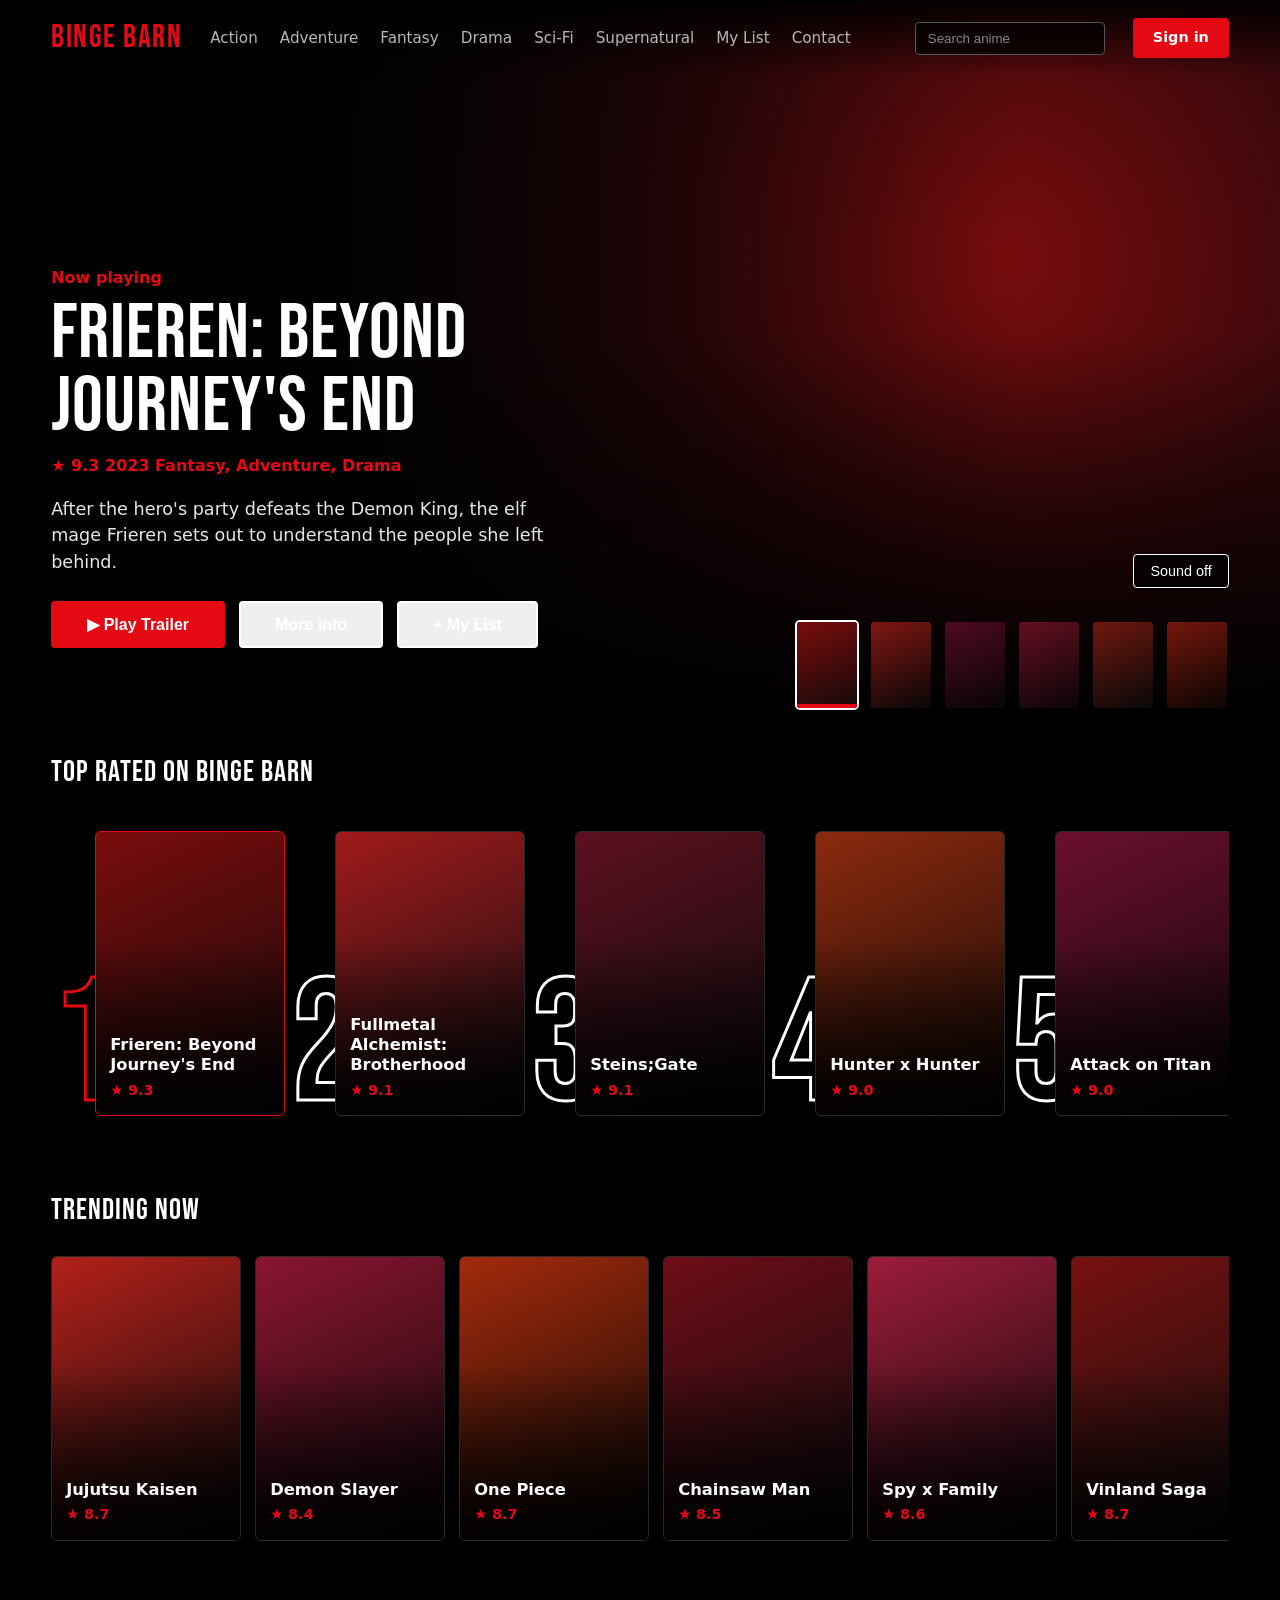
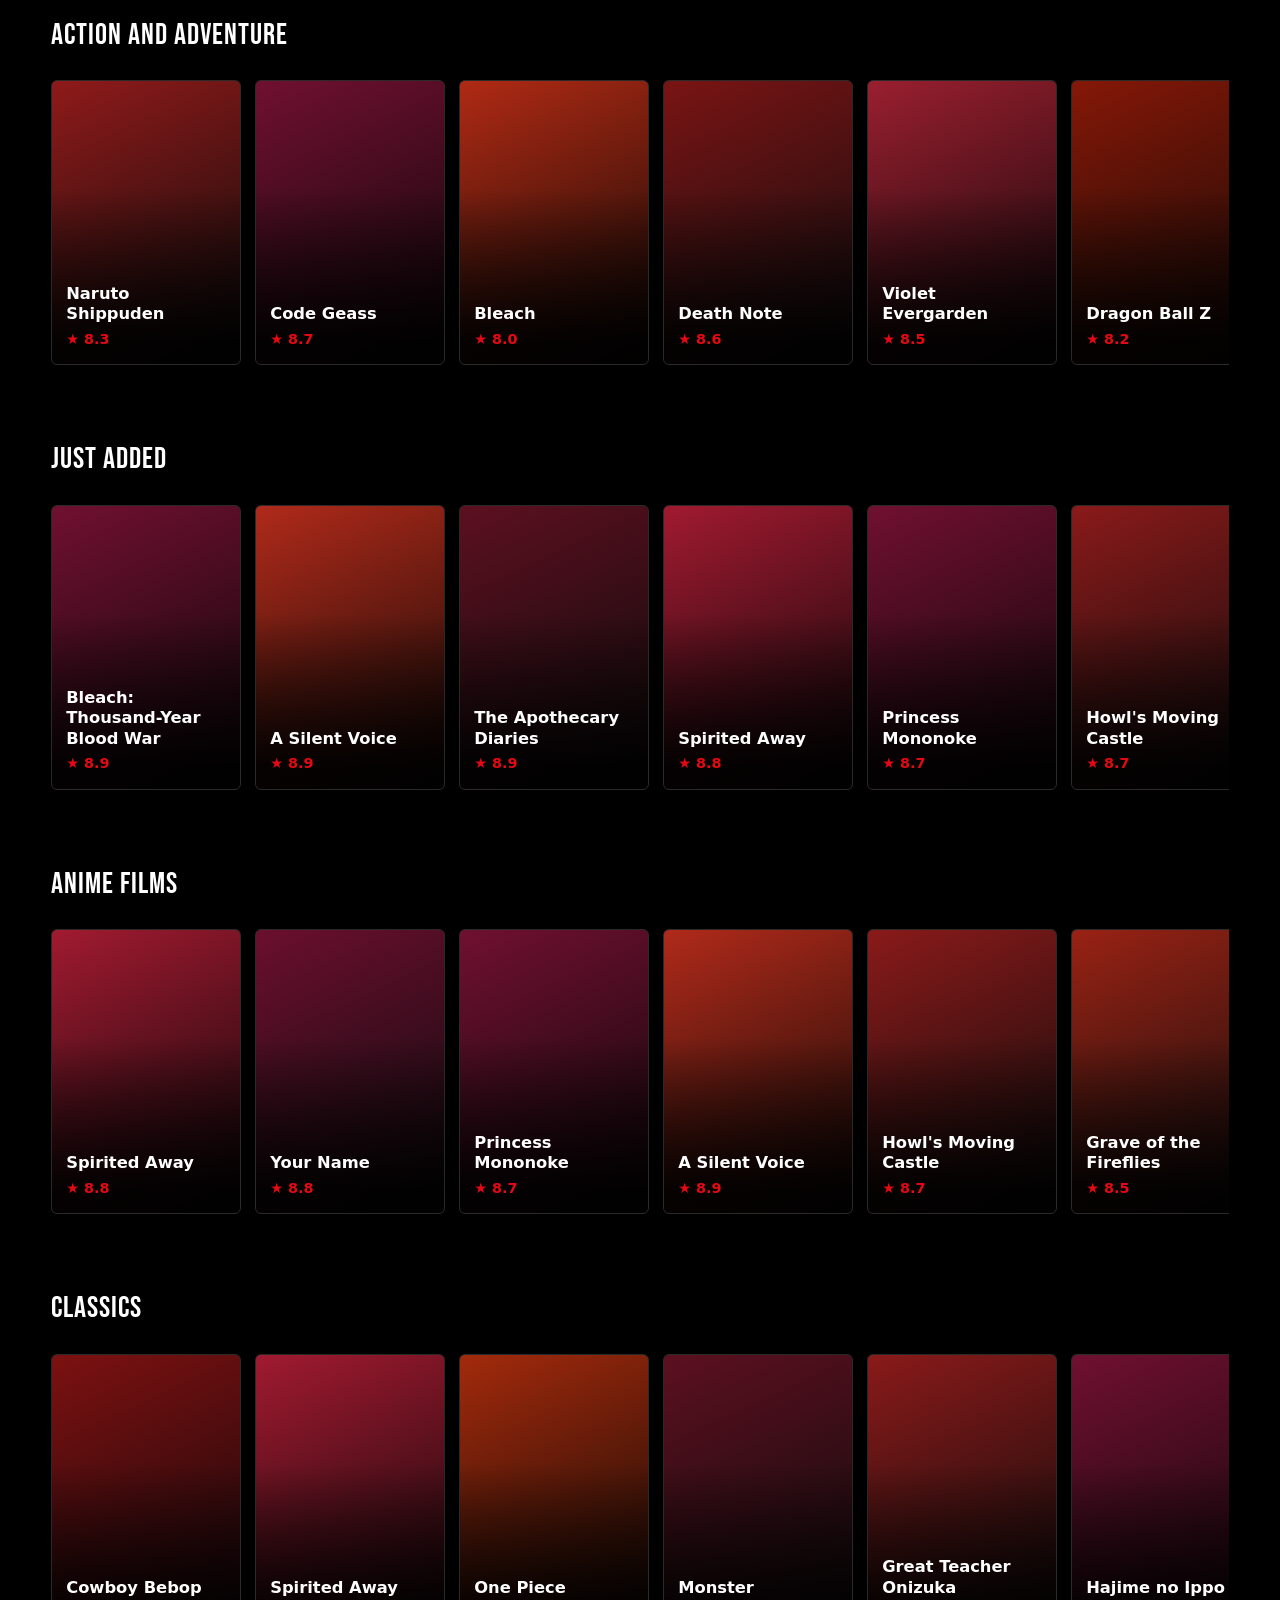
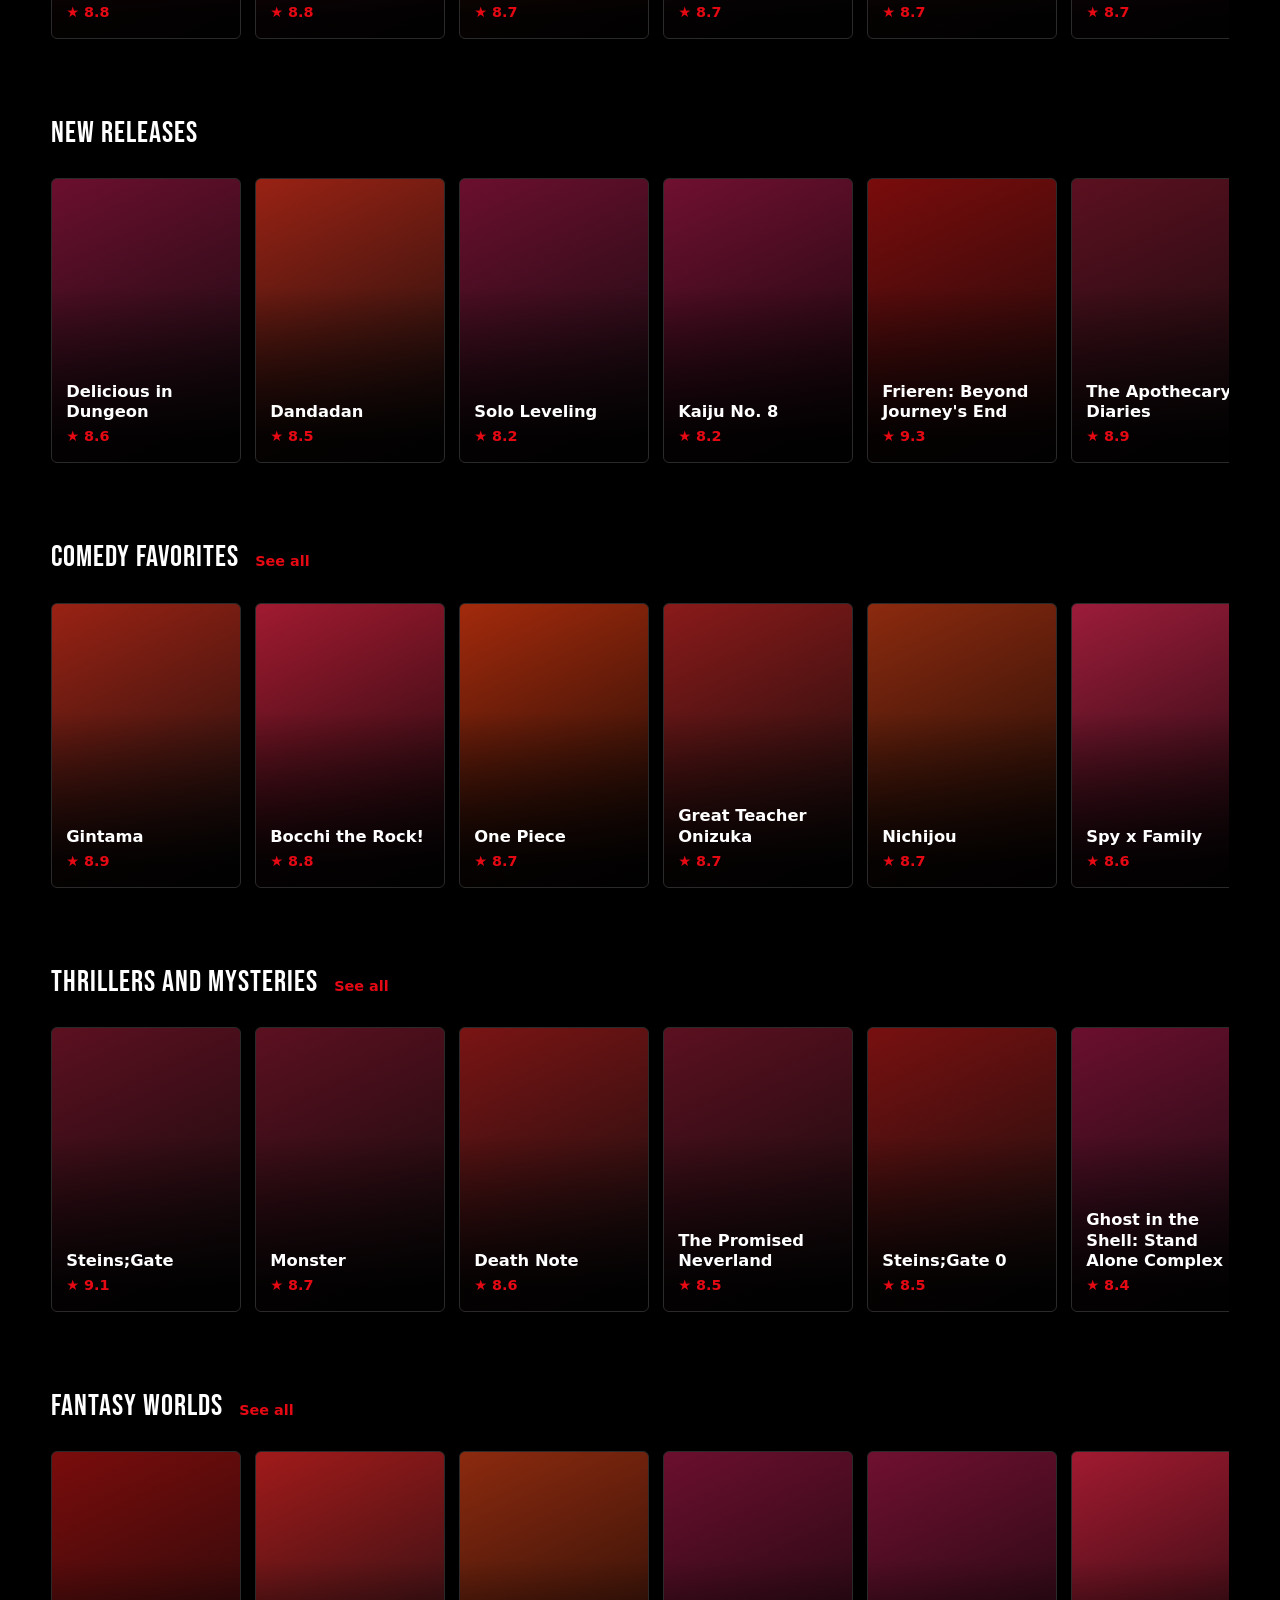
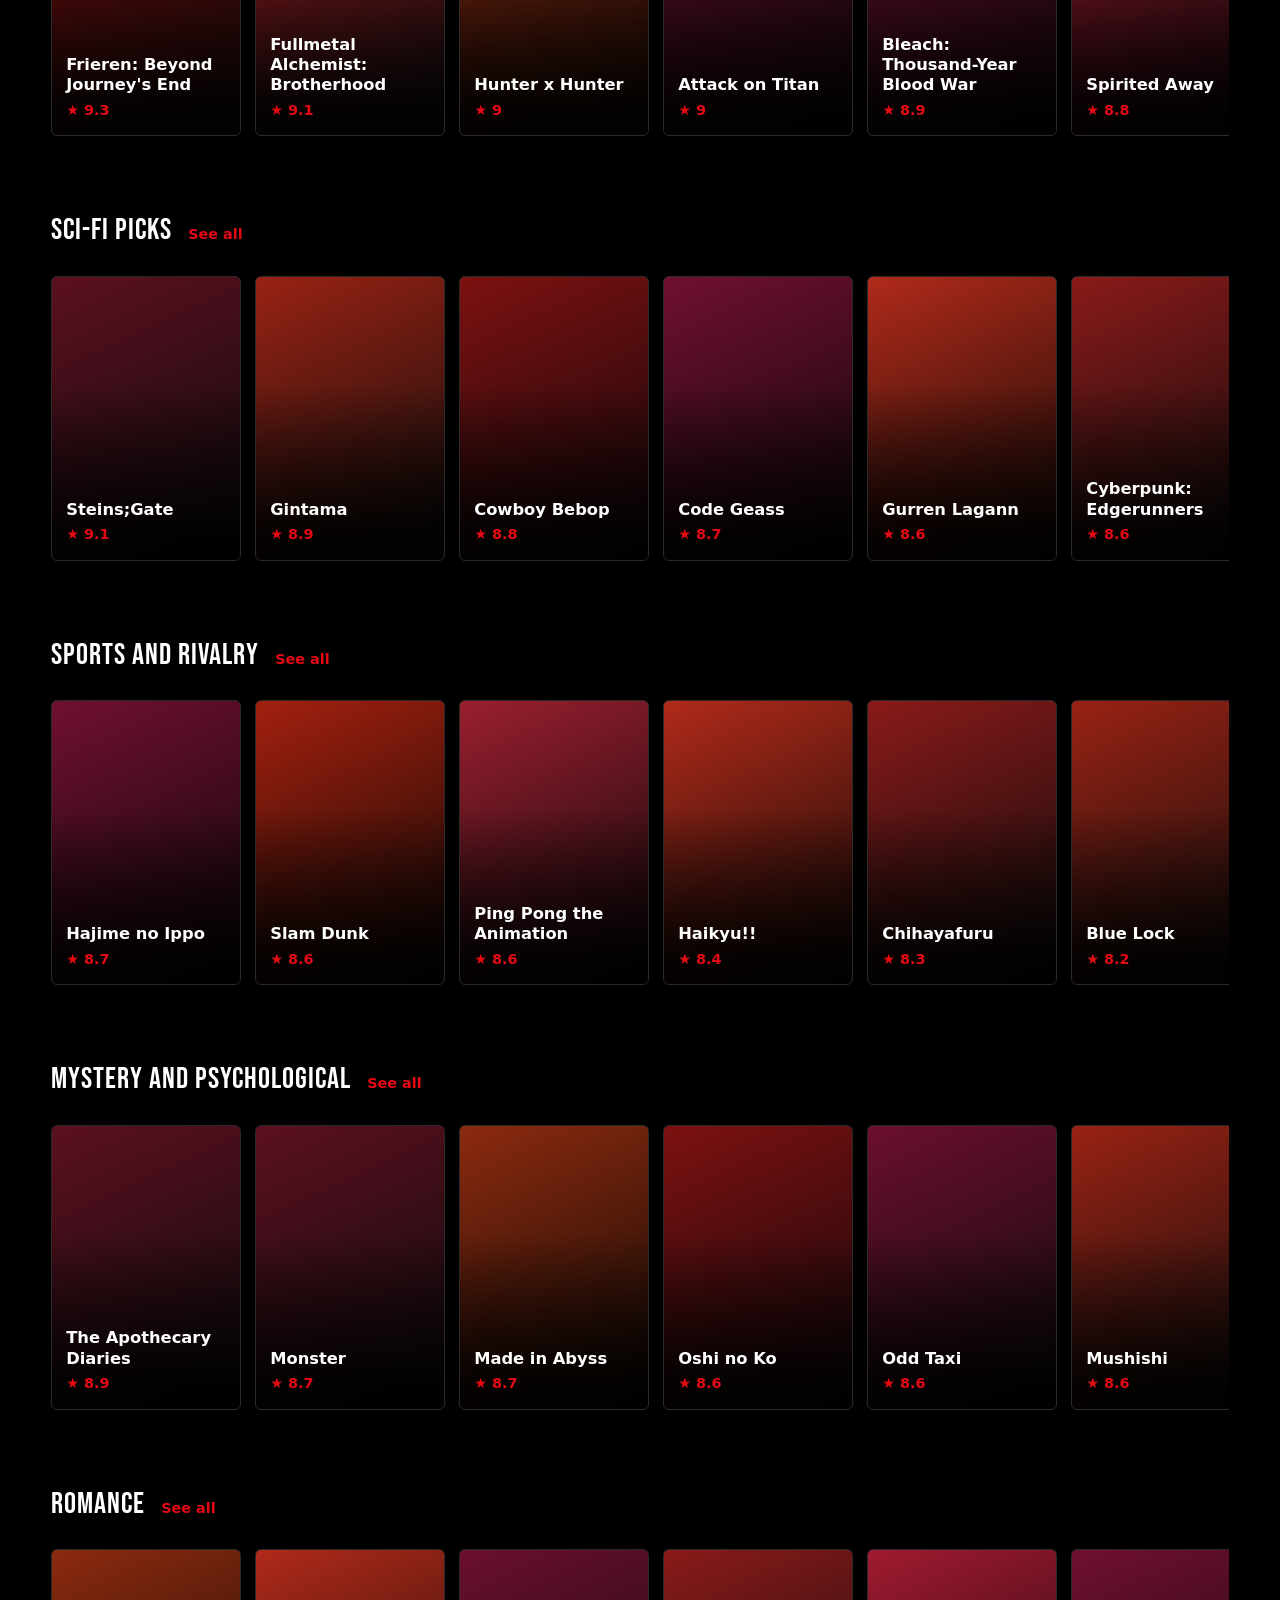
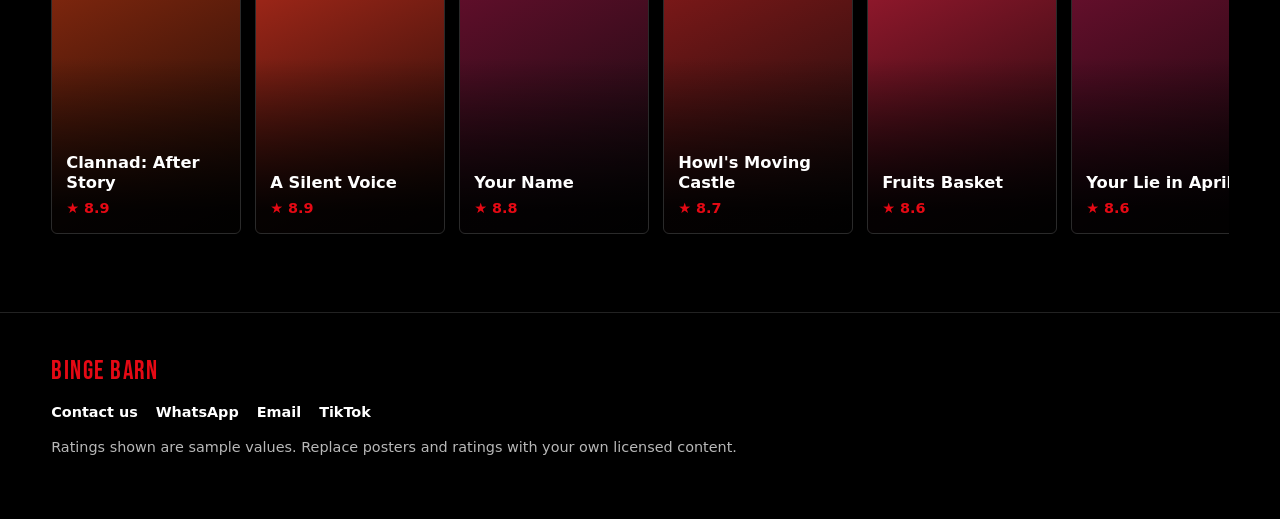
<file: index.html>
<!DOCTYPE html>
<html lang="en">
<head>
  <meta charset="UTF-8">
  <meta name="viewport" content="width=device-width, initial-scale=1">
  <title>Binge Barn - Anime Streaming</title>
  <link rel="preconnect" href="https://fonts.googleapis.com">
  <link rel="preconnect" href="https://fonts.gstatic.com" crossorigin>
  <link href="https://fonts.googleapis.com/css2?family=Bebas+Neue&display=swap" rel="stylesheet">
  <link rel="stylesheet" href="style.css">
</head>
<body>

<header class="nav">
  <a class="logo" href="#">Binge Barn</a>
  <nav aria-label="Main">
    <a href="genre.html?g=Action">Action</a>
    <a href="genre.html?g=Adventure">Adventure</a>
    <a href="genre.html?g=Fantasy">Fantasy</a>
    <a href="genre.html?g=Drama">Drama</a>
    <a href="genre.html?g=Sci-Fi">Sci-Fi</a>
    <a href="genre.html?g=Supernatural">Supernatural</a>
    <a href="saved.html">My List</a>
    <a href="contact.html">Contact</a>
  </nav>
  <form class="search" role="search">
    <input type="search" placeholder="Search anime" aria-label="Search anime">
  </form>
  <a class="btn btn-red small" href="auth.html" id="authLink">Sign in</a>
</header>

<main>
  <section class="hero" id="hero" aria-roledescription="carousel" aria-label="Featured anime trailers">
    <div class="hero-media" id="heroMedia"></div>
    <div class="hero-text">
      <p class="hero-tag">Now playing</p>
      <h1 id="heroTitle">Binge Barn</h1>
      <p class="hero-meta" id="heroMeta"></p>
      <p class="hero-desc" id="heroDesc"></p>
      <div class="hero-actions">
        <button class="btn btn-red" id="heroPlay" type="button" data-trailer="">&#9654; Play Trailer</button>
        <button class="btn btn-ghost" id="heroInfo" type="button" data-info="">More info</button>
        <button class="btn btn-ghost" id="heroSave" type="button" data-save="">+ My List</button>
      </div>
    </div>
    <button class="hero-sound" id="heroMute" type="button">Sound off</button>
    <ol class="hero-picks" id="heroPicks" aria-label="Choose a trailer"></ol>
  </section>

  <section class="row" id="top-rated">
    <h2>Top Rated on Binge Barn</h2>
    <ol class="track ranked-track">
      <li class="ranked"><span class="rank" aria-hidden="true">1</span><a class="card" href="player.html?id=frieren" style="--a:#7a0c0c;--b:#14090a"><strong>Frieren: Beyond Journey's End</strong><span class="score">★ 9.3</span></a></li>
      <li class="ranked"><span class="rank" aria-hidden="true">2</span><a class="card" href="player.html?id=fmab" style="--a:#a11a1a;--b:#0d0d12"><strong>Fullmetal Alchemist: Brotherhood</strong><span class="score">★ 9.1</span></a></li>
      <li class="ranked"><span class="rank" aria-hidden="true">3</span><a class="card" href="player.html?id=steinsgate" style="--a:#5c1020;--b:#0a0a0a"><strong>Steins;Gate</strong><span class="score">★ 9.1</span></a></li>
      <li class="ranked"><span class="rank" aria-hidden="true">4</span><a class="card" href="player.html?id=hxh" style="--a:#8c2a0f;--b:#120805"><strong>Hunter x Hunter</strong><span class="score">★ 9.0</span></a></li>
      <li class="ranked"><span class="rank" aria-hidden="true">5</span><a class="card" href="player.html?id=aot" style="--a:#6b0f2e;--b:#0b0608"><strong>Attack on Titan</strong><span class="score">★ 9.0</span></a></li>
      <li class="ranked"><span class="rank" aria-hidden="true">6</span><a class="card" href="player.html?id=gintama" style="--a:#992214;--b:#0c0c0c"><strong>Gintama</strong><span class="score">★ 8.9</span></a></li>
      <li class="ranked"><span class="rank" aria-hidden="true">7</span><a class="card" href="player.html?id=bebop" style="--a:#7d1111;--b:#10060a"><strong>Cowboy Bebop</strong><span class="score">★ 8.8</span></a></li>
    </ol>
  </section>

  <section class="row" id="trending">
    <h2>Trending Now</h2>
    <ul class="track">
      <li><a class="card" href="player.html?id=jjk" style="--a:#b3201a;--b:#0a0a0a"><strong>Jujutsu Kaisen</strong><span class="score">★ 8.7</span></a></li>
      <li><a class="card" href="player.html?id=demonslayer" style="--a:#8a1530;--b:#0d0709"><strong>Demon Slayer</strong><span class="score">★ 8.4</span></a></li>
      <li><a class="card" href="player.html?id=onepiece" style="--a:#a32a0c;--b:#0b0705"><strong>One Piece</strong><span class="score">★ 8.7</span></a></li>
      <li><a class="card" href="player.html?id=chainsawman" style="--a:#6e0d17;--b:#0a0a0c"><strong>Chainsaw Man</strong><span class="score">★ 8.5</span></a></li>
      <li><a class="card" href="player.html?id=spyxfamily" style="--a:#9c1c3a;--b:#0c0608"><strong>Spy x Family</strong><span class="score">★ 8.6</span></a></li>
      <li><a class="card" href="player.html?id=vinland" style="--a:#781010;--b:#0e0e0e"><strong>Vinland Saga</strong><span class="score">★ 8.7</span></a></li>
      <li><a class="card" href="player.html?id=mha" style="--a:#a8301c;--b:#100806"><strong>My Hero Academia</strong><span class="score">★ 8.0</span></a></li>
    </ul>
  </section>

  <section class="row" id="action">
    <h2>Action and Adventure</h2>
    <ul class="track">
      <li><a class="card" href="player.html?id=naruto" style="--a:#8f1a1a;--b:#0a0a0a"><strong>Naruto Shippuden</strong><span class="score">★ 8.3</span></a></li>
      <li><a class="card" href="player.html?id=codegeass" style="--a:#701030;--b:#0b0608"><strong>Code Geass</strong><span class="score">★ 8.7</span></a></li>
      <li><a class="card" href="player.html?id=bleach" style="--a:#b02a14;--b:#0d0705"><strong>Bleach</strong><span class="score">★ 8.0</span></a></li>
      <li><a class="card" href="player.html?id=deathnote" style="--a:#7a1414;--b:#0c0c0e"><strong>Death Note</strong><span class="score">★ 8.6</span></a></li>
      <li><a class="card" href="player.html?id=violet" style="--a:#9a1f2f;--b:#0a0608"><strong>Violet Evergarden</strong><span class="score">★ 8.5</span></a></li>
      <li><a class="card" href="player.html?id=dbz" style="--a:#851808;--b:#0f0805"><strong>Dragon Ball Z</strong><span class="score">★ 8.2</span></a></li>
    </ul>
  </section>
  <div id="moreRows"></div>
</main>

<footer class="footer">
  <p class="logo">Binge Barn</p>
  <p class="footer-links"><a href="contact.html">Contact us</a> <a href="https://wa.me/2348136985204" target="_blank" rel="noopener">WhatsApp</a> <a href="mailto:ayodelenathaniel2010@gmail.com">Email</a> <a href="https://www.tiktok.com/@theholyone...shadow" target="_blank" rel="noopener">TikTok</a></p>
  <p>Ratings shown are sample values. Replace posters and ratings with your own licensed content.</p>
</footer>

<script src="data.js"></script>
<script src="auth.js"></script>
<script src="saved.js"></script>
<script src="people.js"></script>
<script src="info.js"></script>
<script src="trailer.js"></script>
<script src="previews.js"></script>
<script src="search.js"></script>
<script src="rows.js"></script>
<script src="hero.js"></script>
</body>
</html>
</file>
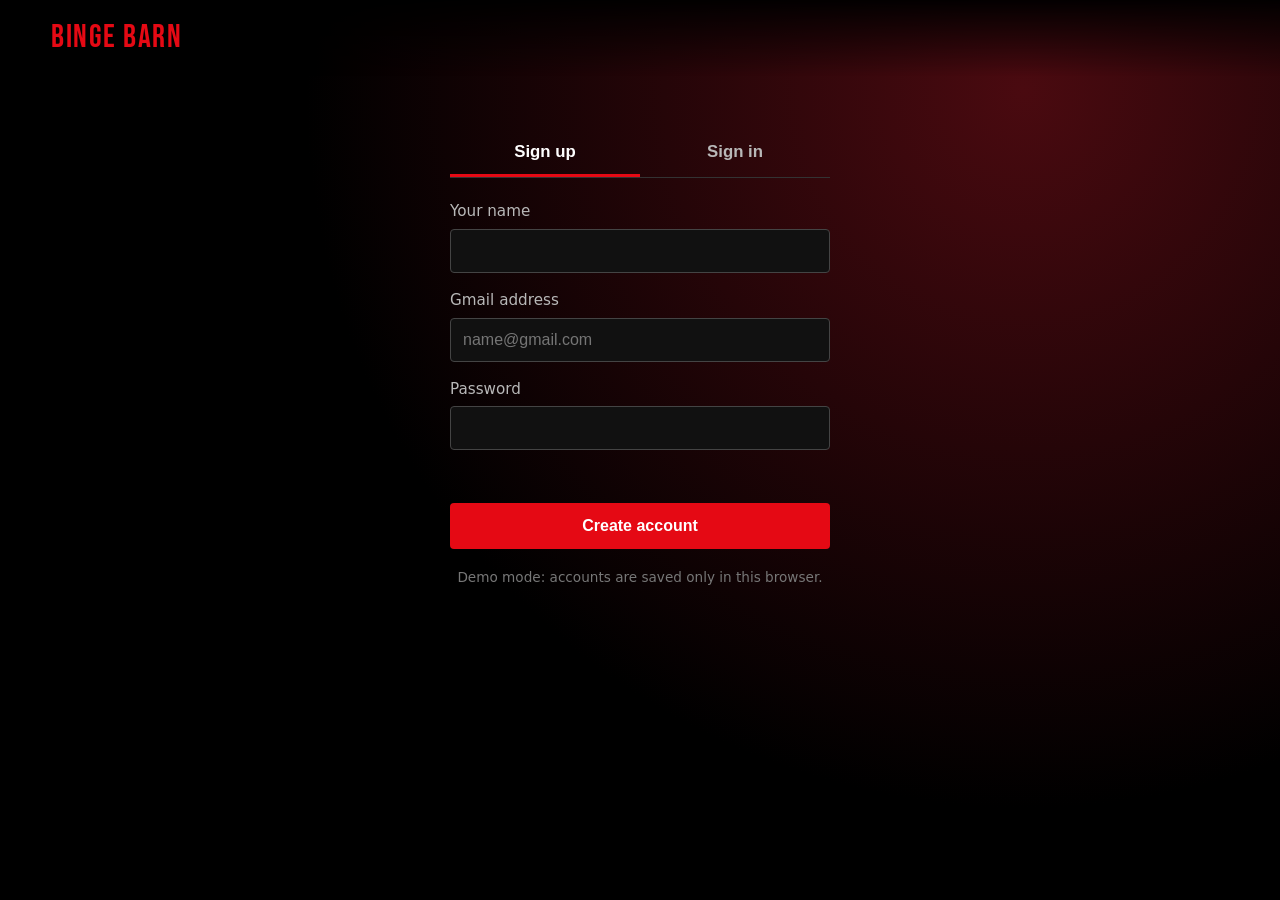
<file: auth.html>
<!DOCTYPE html>
<html lang="en">
<head>
  <meta charset="UTF-8">
  <meta name="viewport" content="width=device-width, initial-scale=1">
  <title>Join Binge Barn</title>
  <link rel="preconnect" href="https://fonts.googleapis.com">
  <link rel="preconnect" href="https://fonts.gstatic.com" crossorigin>
  <link href="https://fonts.googleapis.com/css2?family=Bebas+Neue&display=swap" rel="stylesheet">
  <link rel="stylesheet" href="style.css">
</head>
<body class="auth-page">

<header class="nav">
  <a class="logo" href="index.html">Binge Barn</a>
</header>

<main class="auth-box">
  <div class="tabs" role="tablist">
    <button class="tab" role="tab" data-mode="signup" aria-selected="true">Sign up</button>
    <button class="tab" role="tab" data-mode="signin" aria-selected="false">Sign in</button>
  </div>
  <form id="authForm" novalidate>
    <label id="nameRow">Your name
      <input name="name" type="text" autocomplete="name">
    </label>
    <label>Gmail address
      <input name="email" type="email" placeholder="name@gmail.com" autocomplete="email" required>
    </label>
    <label>Password
      <input name="password" type="password" autocomplete="current-password" required>
    </label>
    <p class="form-msg" id="authMsg" role="alert"></p>
    <button class="btn btn-red" id="authSubmit" type="submit">Create account</button>
  </form>
  <p class="fine">Demo mode: accounts are saved only in this browser.</p>
</main>

<script src="auth.js"></script>
</body>
</html>
</file>
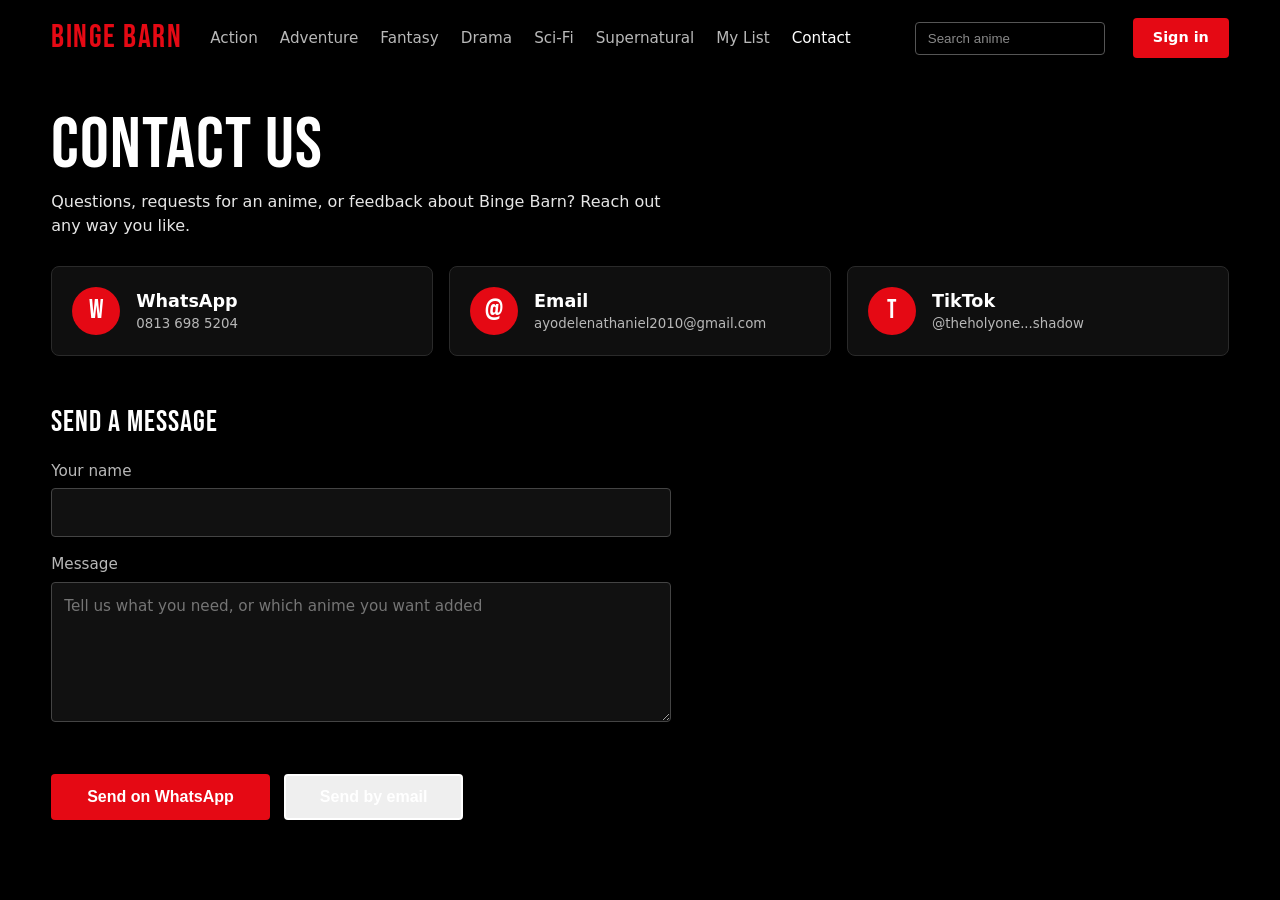
<file: contact.html>
<!DOCTYPE html>
<html lang="en">
<head>
  <meta charset="UTF-8">
  <meta name="viewport" content="width=device-width, initial-scale=1">
  <title>Contact Us - Binge Barn</title>
  <link rel="preconnect" href="https://fonts.googleapis.com">
  <link rel="preconnect" href="https://fonts.gstatic.com" crossorigin>
  <link href="https://fonts.googleapis.com/css2?family=Bebas+Neue&display=swap" rel="stylesheet">
  <link rel="stylesheet" href="style.css">
</head>
<body data-page="contact">

<header class="nav">
  <a class="logo" href="index.html">Binge Barn</a>
  <nav aria-label="Main">
    <a href="genre.html?g=Action">Action</a>
    <a href="genre.html?g=Adventure">Adventure</a>
    <a href="genre.html?g=Fantasy">Fantasy</a>
    <a href="genre.html?g=Drama">Drama</a>
    <a href="genre.html?g=Sci-Fi">Sci-Fi</a>
    <a href="genre.html?g=Supernatural">Supernatural</a>
    <a href="saved.html">My List</a>
    <a href="contact.html">Contact</a>
  </nav>
  <form class="search" role="search">
    <input type="search" placeholder="Search anime" aria-label="Search anime">
  </form>
  <a class="btn btn-red small" href="auth.html" id="authLink">Sign in</a>
</header>

<main class="page contact">
  <h1>Contact Us</h1>
  <p class="page-sub">Questions, requests for an anime, or feedback about Binge Barn? Reach out any way you like.</p>

  <ul class="contact-cards">
    <li>
      <a class="contact-card" href="https://wa.me/2348136985204" target="_blank" rel="noopener">
        <span class="cc-badge" aria-hidden="true">W</span>
        <span class="cc-body"><strong>WhatsApp</strong><small>0813 698 5204</small></span>
      </a>
    </li>
    <li>
      <a class="contact-card" href="mailto:ayodelenathaniel2010@gmail.com">
        <span class="cc-badge" aria-hidden="true">@</span>
        <span class="cc-body"><strong>Email</strong><small>ayodelenathaniel2010@gmail.com</small></span>
      </a>
    </li>
    <li>
      <a class="contact-card" href="https://www.tiktok.com/@theholyone...shadow" target="_blank" rel="noopener">
        <span class="cc-badge" aria-hidden="true">T</span>
        <span class="cc-body"><strong>TikTok</strong><small>@theholyone...shadow</small></span>
      </a>
    </li>
  </ul>

  <section class="contact-form" aria-labelledby="formTitle">
    <h2 id="formTitle">Send a message</h2>
    <form id="contactForm" novalidate>
      <label>Your name
        <input name="name" type="text" autocomplete="name">
      </label>
      <label>Message
        <textarea name="message" rows="5" placeholder="Tell us what you need, or which anime you want added"></textarea>
      </label>
      <p class="form-msg" id="contactMsg" role="alert"></p>
      <div class="hero-actions">
        <button class="btn btn-red" type="button" id="sendWa">Send on WhatsApp</button>
        <button class="btn btn-ghost" type="button" id="sendMail">Send by email</button>
      </div>
    </form>
  </section>
</main>

<script src="data.js"></script>
<script src="auth.js"></script>
<script src="saved.js"></script>
<script src="search.js"></script>
<script src="contact.js"></script>
</body>
</html>
</file>
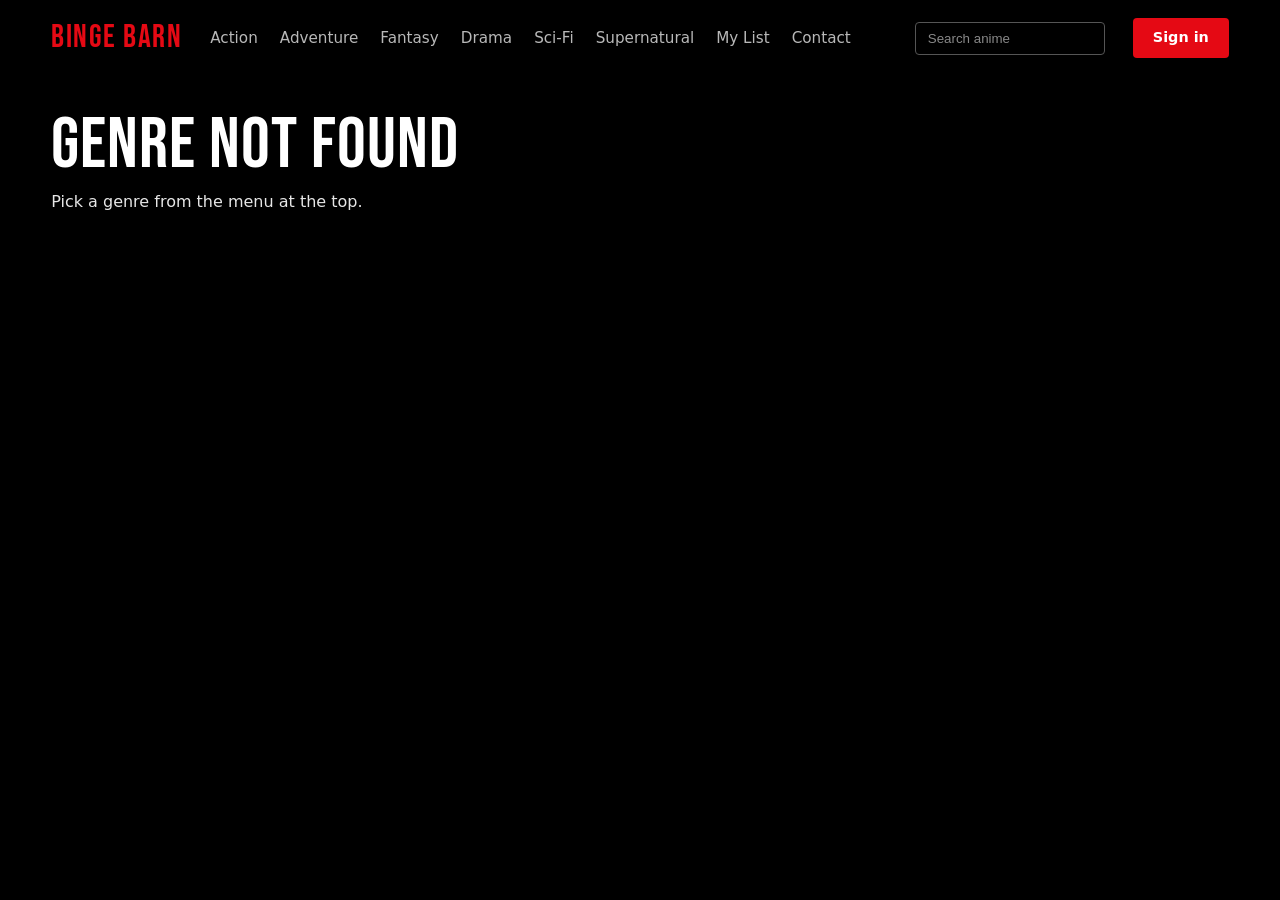
<file: genre.html>
<!DOCTYPE html>
<html lang="en">
<head>
  <meta charset="UTF-8">
  <meta name="viewport" content="width=device-width, initial-scale=1">
  <title>Anime - Binge Barn</title>
  <link rel="preconnect" href="https://fonts.googleapis.com">
  <link rel="preconnect" href="https://fonts.gstatic.com" crossorigin>
  <link href="https://fonts.googleapis.com/css2?family=Bebas+Neue&display=swap" rel="stylesheet">
  <link rel="stylesheet" href="style.css">
</head>
<body data-page="genre">

<header class="nav">
  <a class="logo" href="index.html">Binge Barn</a>
  <nav aria-label="Main">
    <a href="genre.html?g=Action">Action</a>
    <a href="genre.html?g=Adventure">Adventure</a>
    <a href="genre.html?g=Fantasy">Fantasy</a>
    <a href="genre.html?g=Drama">Drama</a>
    <a href="genre.html?g=Sci-Fi">Sci-Fi</a>
    <a href="genre.html?g=Supernatural">Supernatural</a>
    <a href="saved.html">My List</a>
    <a href="contact.html">Contact</a>
  </nav>
  <form class="search" role="search">
    <input type="search" placeholder="Search anime" aria-label="Search anime">
  </form>
  <a class="btn btn-red small" href="auth.html" id="authLink">Sign in</a>
</header>

<main class="page">
  <h1 id="pageTitle">Anime</h1>
  <p class="page-sub" id="pageSub"></p>
  <p class="page-count" id="pageCount"></p>

  <ul class="grid" id="grid"></ul>
</main>

<script src="data.js"></script>
<script src="auth.js"></script>
<script src="saved.js"></script>
<script src="people.js"></script>
<script src="info.js"></script>
<script src="trailer.js"></script>
<script src="previews.js"></script>
<script src="search.js"></script>
<script src="pages.js"></script>
</body>
</html>
</file>
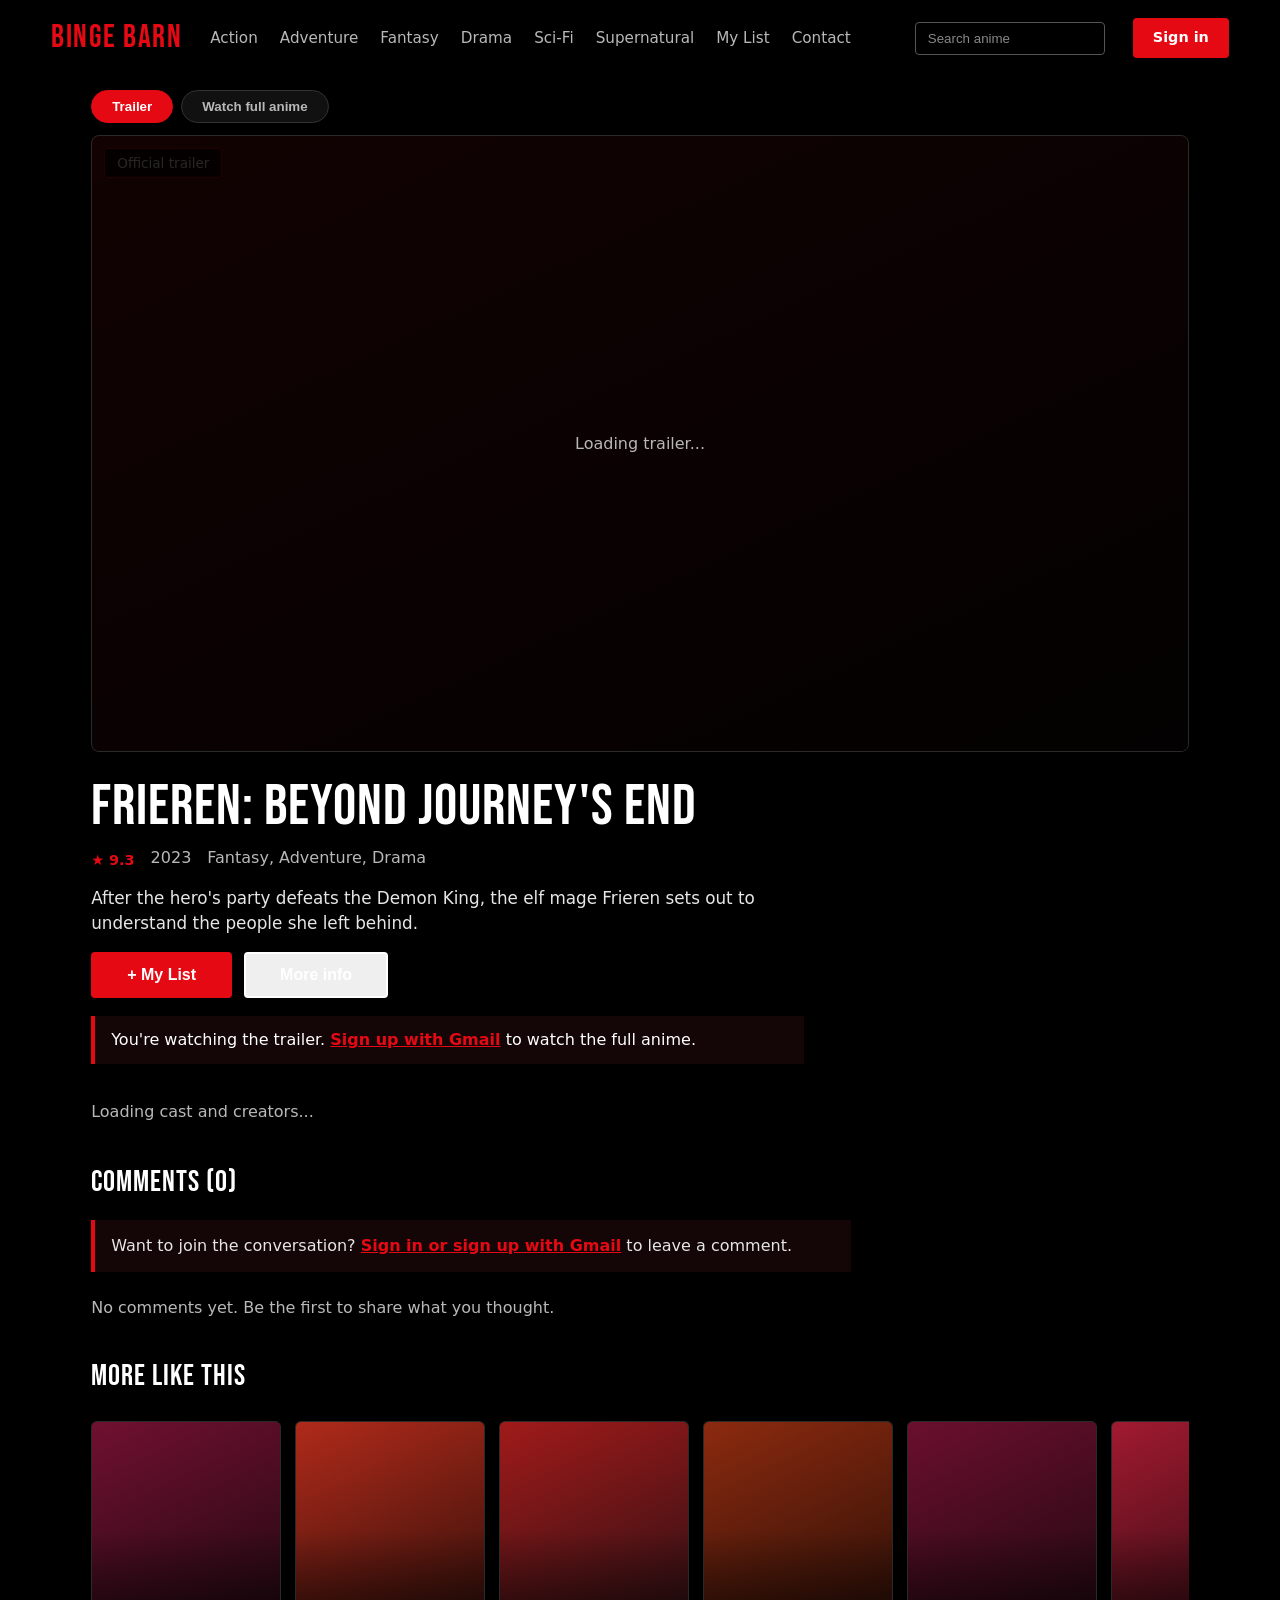
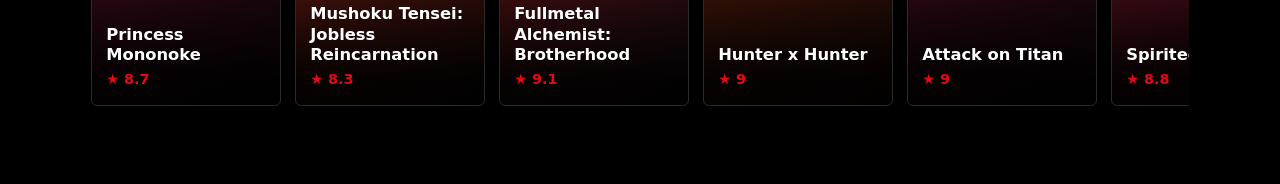
<file: player.html>
<!DOCTYPE html>
<html lang="en">
<head>
  <meta charset="UTF-8">
  <meta name="viewport" content="width=device-width, initial-scale=1">
  <title>Watch - Binge Barn</title>
  <link rel="preconnect" href="https://fonts.googleapis.com">
  <link rel="preconnect" href="https://fonts.gstatic.com" crossorigin>
  <link href="https://fonts.googleapis.com/css2?family=Bebas+Neue&display=swap" rel="stylesheet">
  <link rel="stylesheet" href="style.css">
</head>
<body>

<header class="nav">
  <a class="logo" href="index.html">Binge Barn</a>
  <nav aria-label="Main">
    <a href="genre.html?g=Action">Action</a>
    <a href="genre.html?g=Adventure">Adventure</a>
    <a href="genre.html?g=Fantasy">Fantasy</a>
    <a href="genre.html?g=Drama">Drama</a>
    <a href="genre.html?g=Sci-Fi">Sci-Fi</a>
    <a href="genre.html?g=Supernatural">Supernatural</a>
    <a href="saved.html">My List</a>
    <a href="contact.html">Contact</a>
  </nav>
  <form class="search" role="search">
    <input type="search" placeholder="Search anime" aria-label="Search anime">
  </form>
  <a class="btn btn-red small" href="auth.html" id="authLink">Sign in</a>
</header>

<main class="watch">
  <div class="stage-tabs" role="tablist" aria-label="What to watch">
    <button class="stage-tab on" type="button" role="tab" data-mode="trailer" aria-selected="true">Trailer</button>
    <button class="stage-tab" type="button" role="tab" data-mode="full" aria-selected="false">Watch full anime</button>
  </div>
  <div class="stage" id="stage">
    <video id="video" controls playsinline hidden></video>
    <span class="badge" id="badge"></span>
    <button class="sound-hint" id="soundHint" hidden>Tap to turn sound on</button>
    <div class="lock" id="lock" hidden>
      <h2>Keep watching for free</h2>
      <p>Create an account with your Gmail to watch the full anime.</p>
      <div class="hero-actions">
        <a class="btn btn-red" id="lockSignup" href="auth.html">Sign up with Gmail</a>
        <a class="btn btn-ghost" id="lockSignin" href="auth.html">I have an account</a>
      </div>
    </div>
  </div>

  <section class="details">
    <h1 id="title"></h1>
    <p class="meta"><span class="score" id="rating"></span> <span id="year"></span> <span id="genres"></span></p>
    <p class="desc" id="desc"></p>
    <p class="about" id="about" hidden></p>
    <p class="facts" id="facts" hidden></p>
    <p class="directed" id="directedBy" hidden></p>
    <p class="detail-actions"><button class="btn btn-red" id="saveBtn" type="button" data-save="">+ My List</button> <button class="btn btn-ghost" id="infoBtn" type="button" data-info="">More info</button></p>
    <p class="banner" id="banner">You're watching the trailer. <a id="bannerSignup" href="auth.html">Sign up with Gmail</a> to watch the full anime.</p>
  </section>

  <section class="people" id="people" aria-live="polite">
    <p class="people-msg" id="peopleMsg">Loading cast and creators...</p>
    <h2 id="castTitle">Cast</h2>
    <ul class="cast-grid" id="castGrid"></ul>
    <h2 id="staffTitle">Made by</h2>
    <ul class="staff-grid" id="staffGrid"></ul>
  </section>

  <section class="comments" id="comments" aria-labelledby="commentsTitle">
    <h2 id="commentsTitle">Comments</h2>
    <div id="commentForm"></div>
    <ul class="comment-list" id="commentList"></ul>
  </section>

  <section class="row more">
    <h2>More like this</h2>
    <ul class="track" id="suggestions"></ul>
  </section>
</main>

<script src="data.js"></script>
<script src="auth.js"></script>
<script src="saved.js"></script>
<script src="people.js"></script>
<script src="info.js"></script>
<script src="trailer.js"></script>
<script src="player.js"></script>
<script src="cast.js"></script>
<script src="comments.js"></script>
<script src="previews.js"></script>
<script src="search.js"></script>
</body>
</html>
</file>
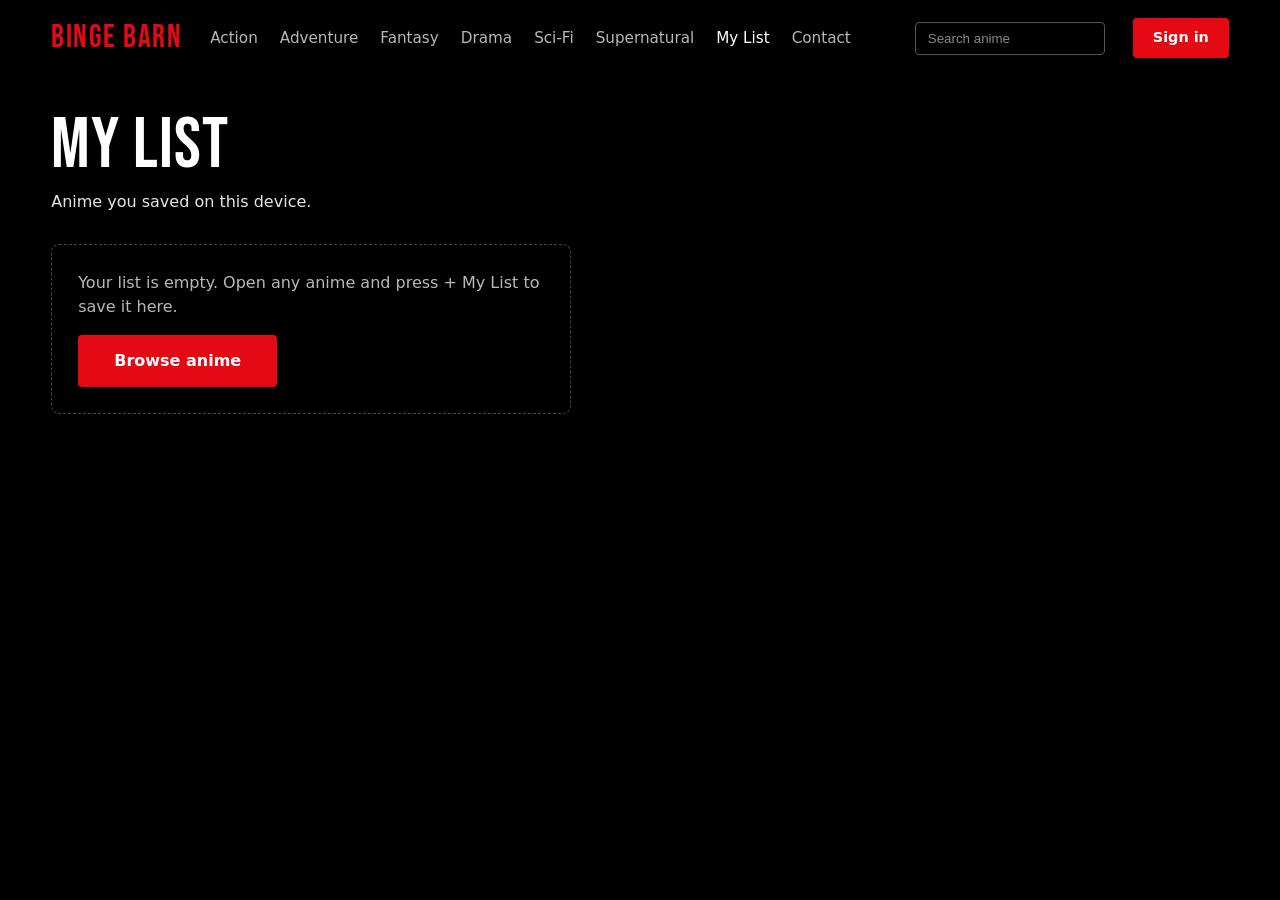
<file: saved.html>
<!DOCTYPE html>
<html lang="en">
<head>
  <meta charset="UTF-8">
  <meta name="viewport" content="width=device-width, initial-scale=1">
  <title>My List - Binge Barn</title>
  <link rel="preconnect" href="https://fonts.googleapis.com">
  <link rel="preconnect" href="https://fonts.gstatic.com" crossorigin>
  <link href="https://fonts.googleapis.com/css2?family=Bebas+Neue&display=swap" rel="stylesheet">
  <link rel="stylesheet" href="style.css">
</head>
<body data-page="saved">

<header class="nav">
  <a class="logo" href="index.html">Binge Barn</a>
  <nav aria-label="Main">
    <a href="genre.html?g=Action">Action</a>
    <a href="genre.html?g=Adventure">Adventure</a>
    <a href="genre.html?g=Fantasy">Fantasy</a>
    <a href="genre.html?g=Drama">Drama</a>
    <a href="genre.html?g=Sci-Fi">Sci-Fi</a>
    <a href="genre.html?g=Supernatural">Supernatural</a>
    <a href="saved.html">My List</a>
    <a href="contact.html">Contact</a>
  </nav>
  <form class="search" role="search">
    <input type="search" placeholder="Search anime" aria-label="Search anime">
  </form>
  <a class="btn btn-red small" href="auth.html" id="authLink">Sign in</a>
</header>

<main class="page">
  <h1 id="pageTitle">My List</h1>
  <p class="page-sub" id="pageSub">Anime you saved on this device.</p>
  <p class="page-count" id="pageCount"></p>
  <div class="page-empty" id="pageEmpty" hidden>
    <p>Your list is empty. Open any anime and press + My List to save it here.</p>
    <a class="btn btn-red" href="index.html">Browse anime</a>
  </div>
  <ul class="grid" id="grid"></ul>
</main>

<script src="data.js"></script>
<script src="auth.js"></script>
<script src="saved.js"></script>
<script src="people.js"></script>
<script src="info.js"></script>
<script src="trailer.js"></script>
<script src="previews.js"></script>
<script src="search.js"></script>
<script src="pages.js"></script>
</body>
</html>
</file>
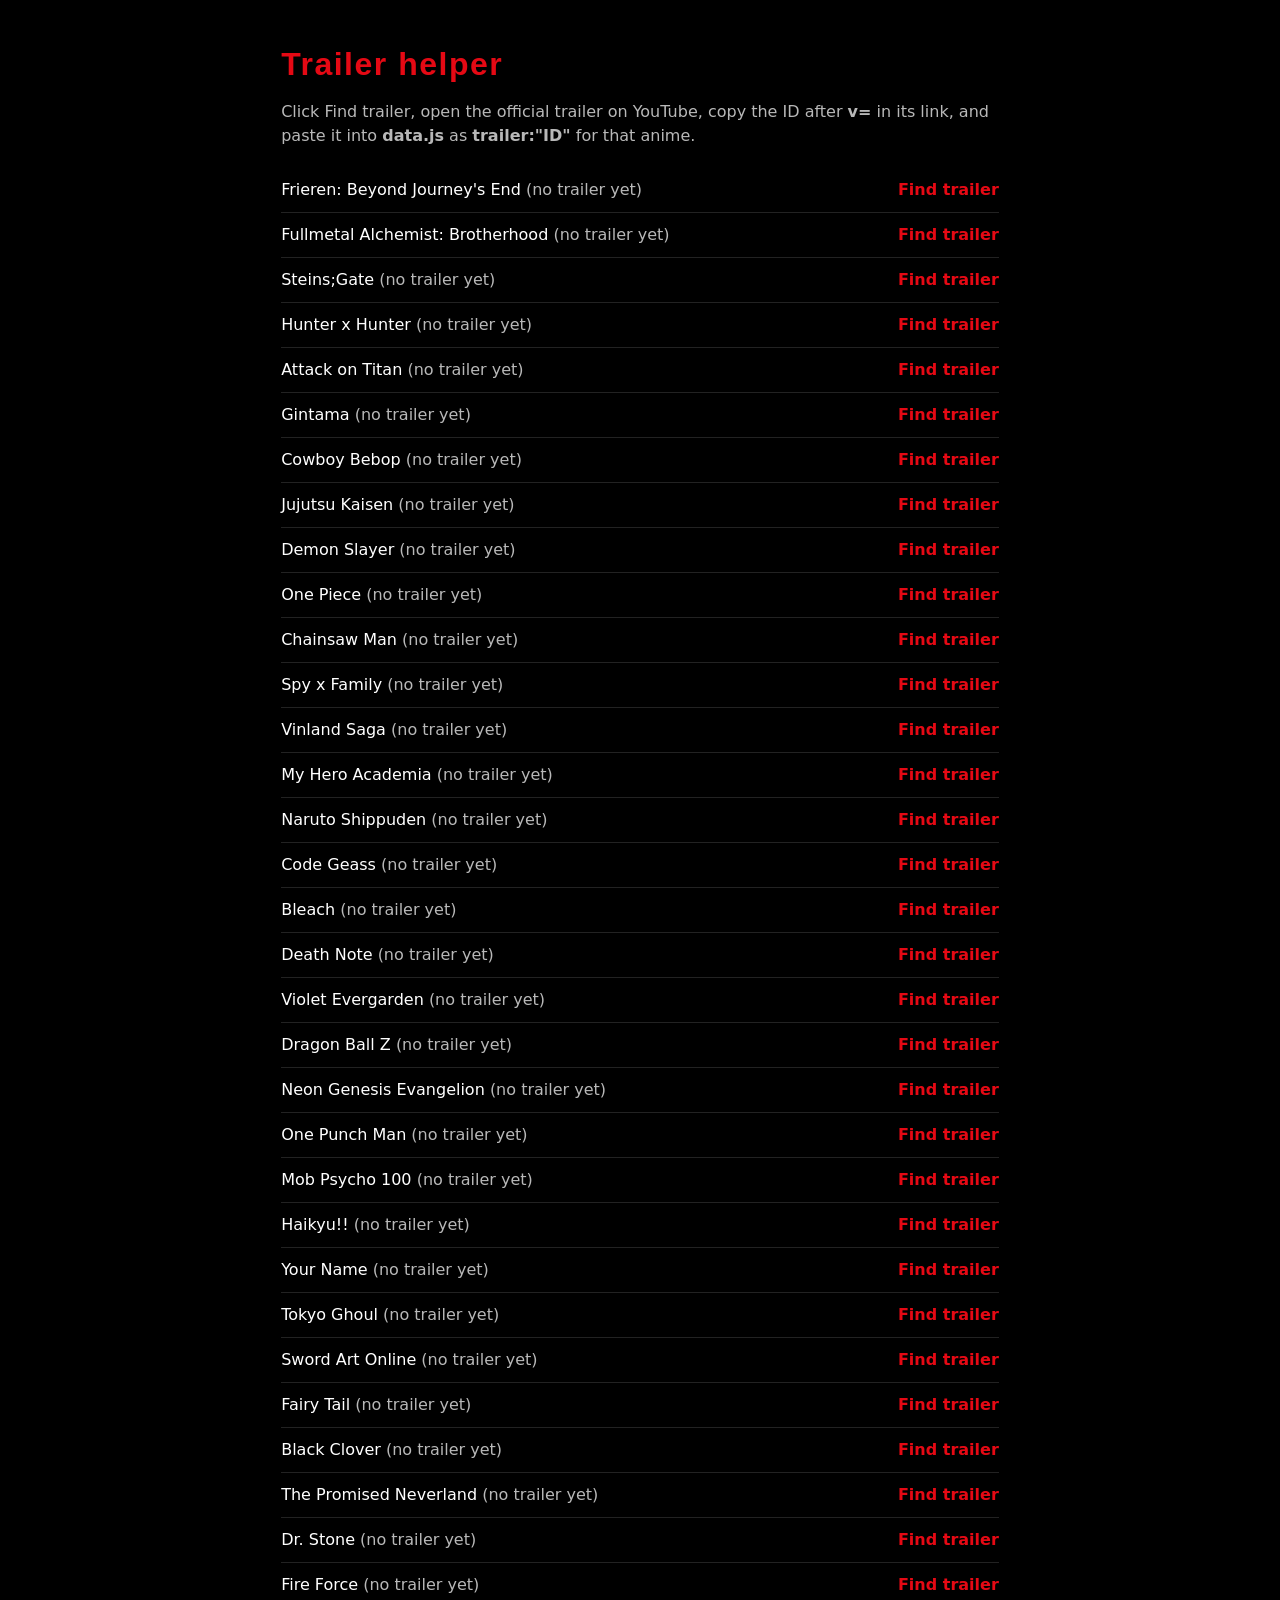
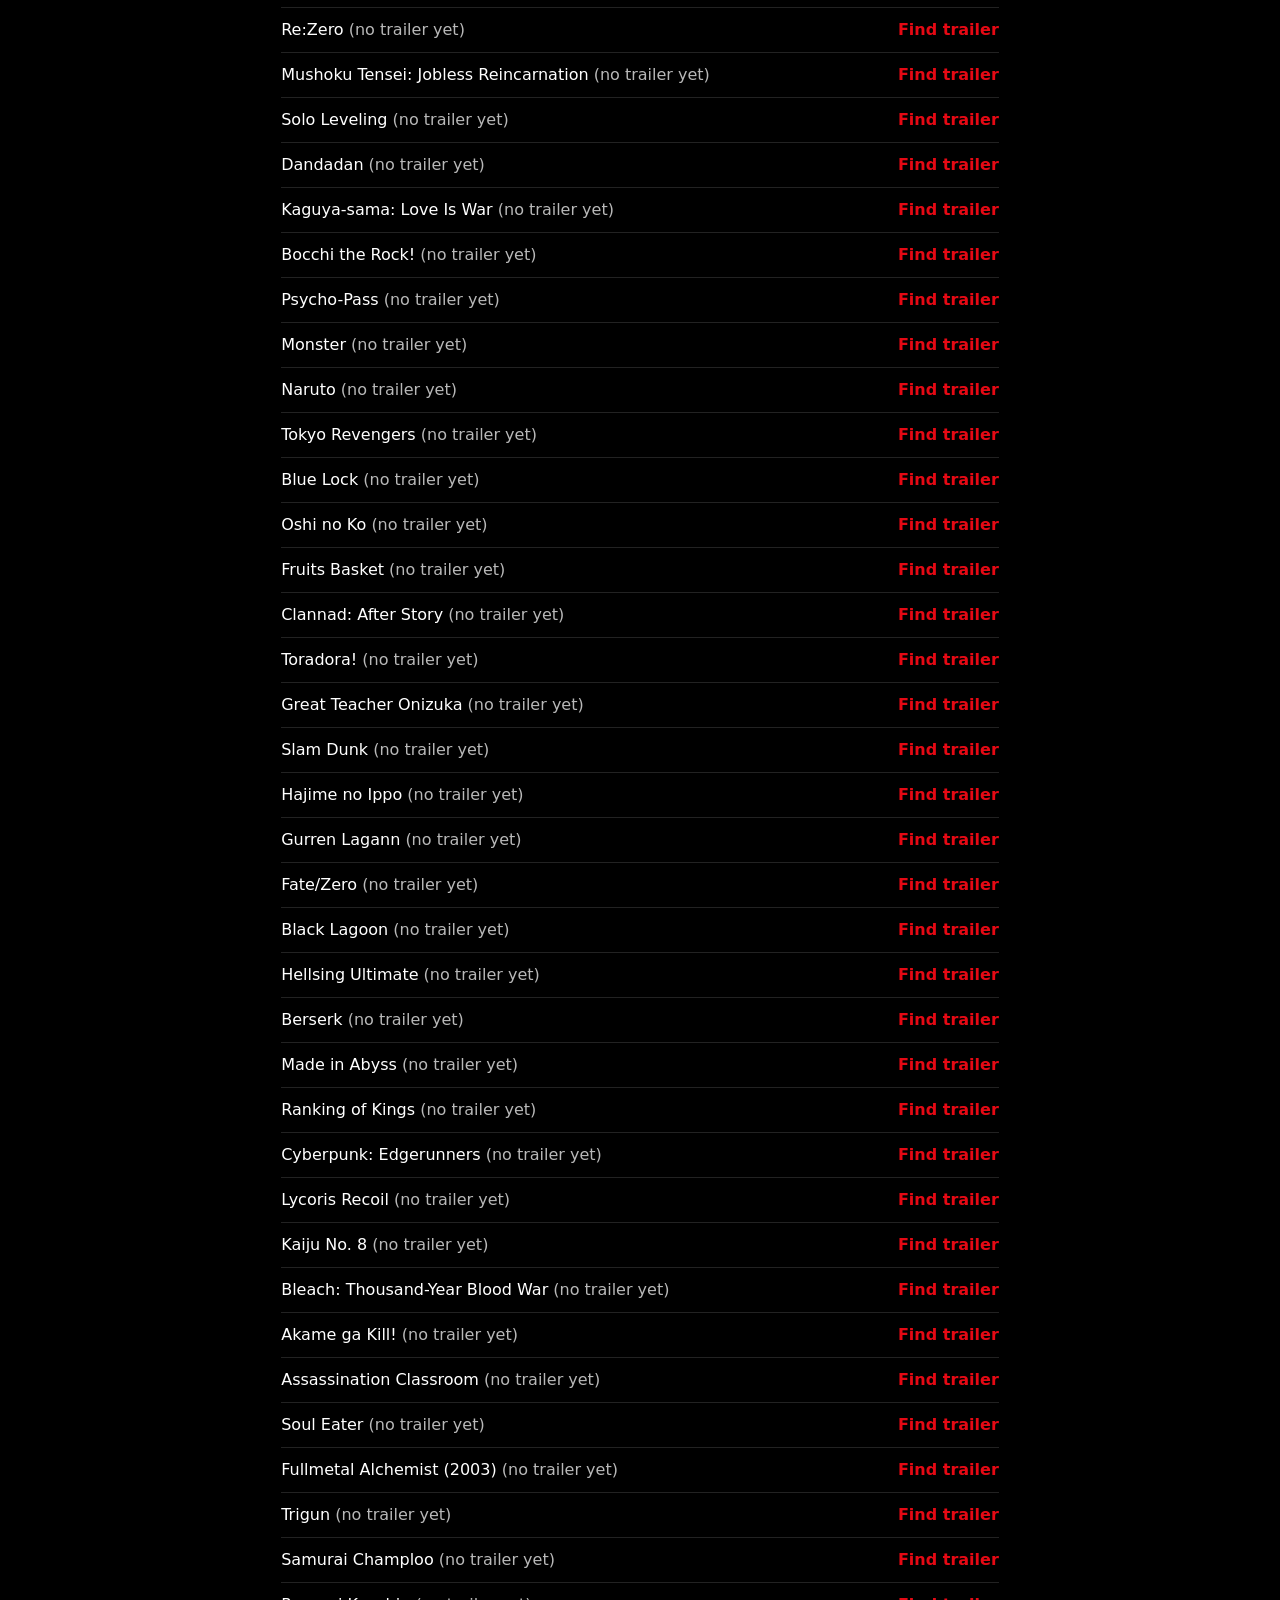
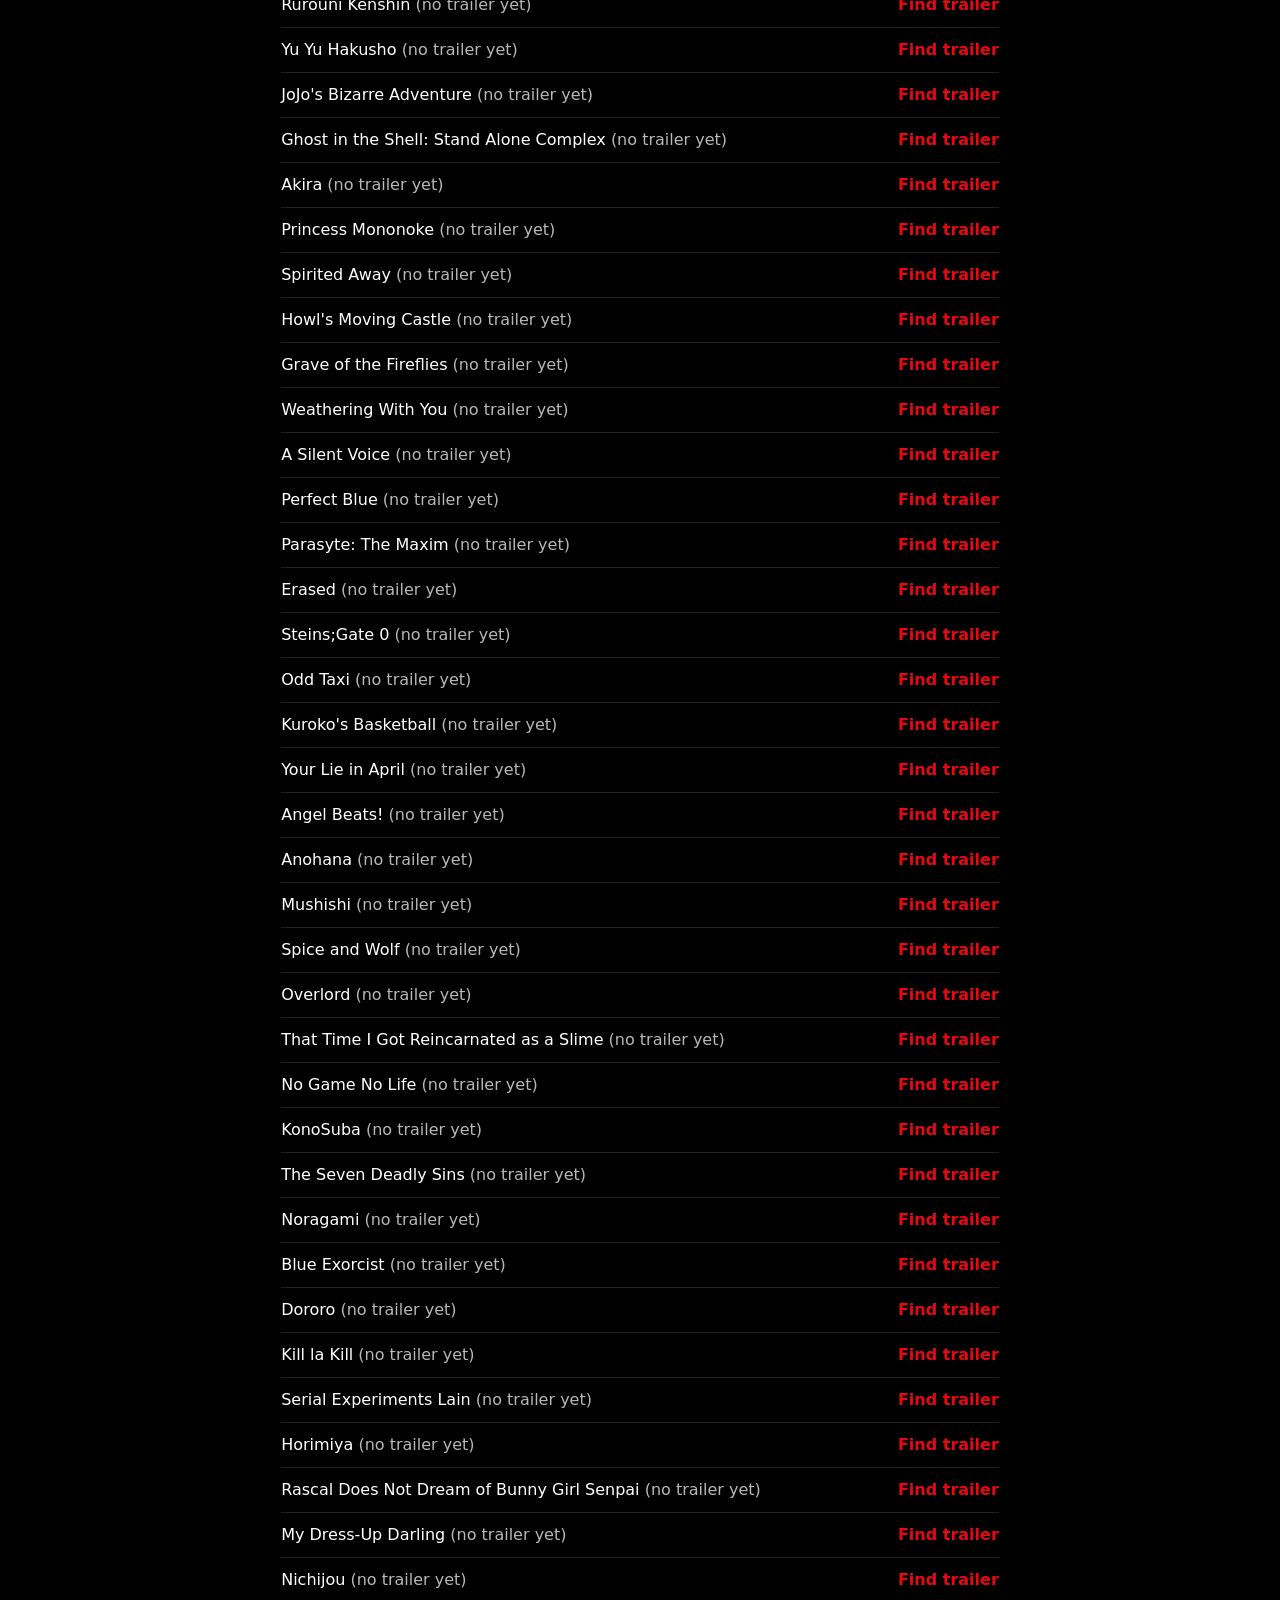
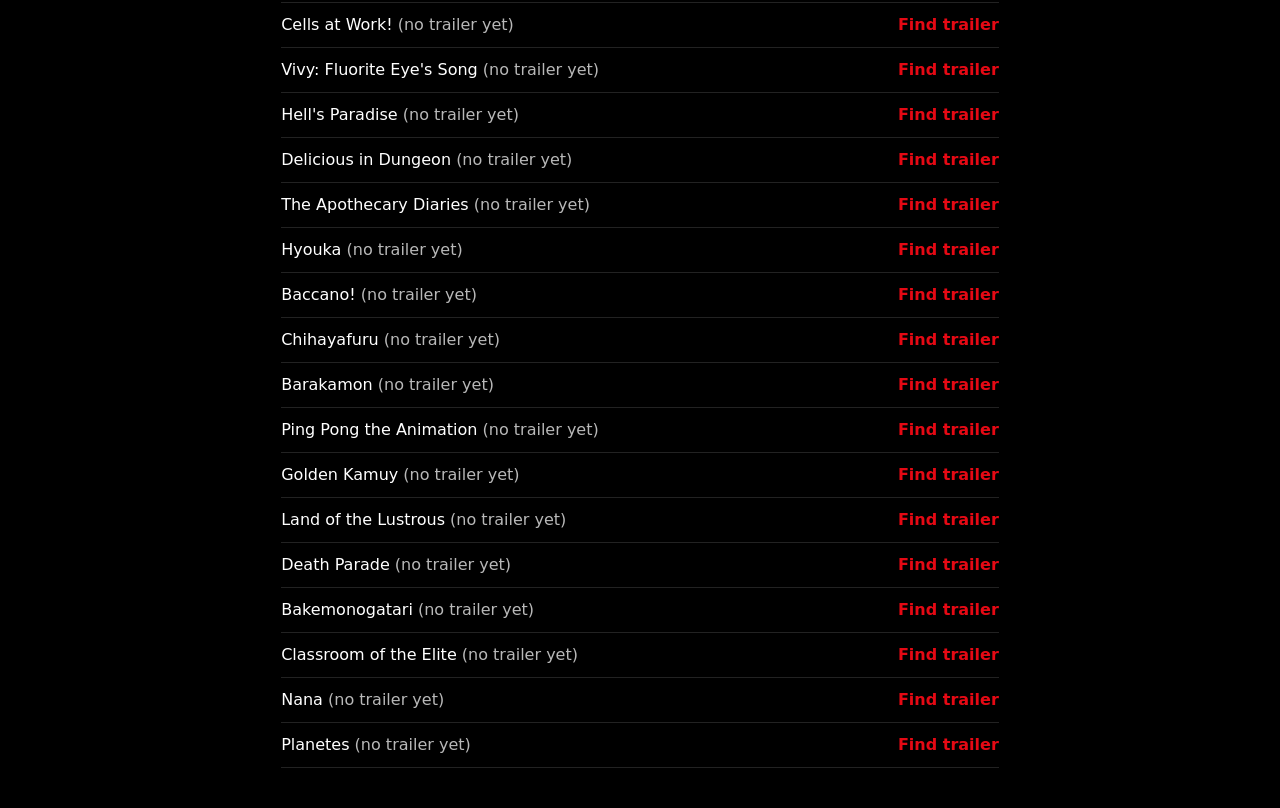
<file: trailer-helper.html>
<!DOCTYPE html>
<html lang="en"><head><meta charset="UTF-8"><meta name="viewport" content="width=device-width, initial-scale=1">
<title>Trailer helper - Binge Barn</title><link rel="stylesheet" href="style.css">
<style>body{padding:40px var(--gutter);max-width:820px;margin:auto}li{display:flex;gap:14px;justify-content:space-between;padding:10px 0;border-bottom:1px solid #222;list-style:none}.ok{color:#6fdc8c}.no{color:var(--grey)}a.find{color:var(--red);font-weight:700}</style></head>
<body>
<h1 class="logo">Trailer helper</h1>
<p style="margin:12px 0 20px;color:var(--grey)">Click Find trailer, open the official trailer on YouTube, copy the ID after <b>v=</b> in its link, and paste it into <b>data.js</b> as <b>trailer:"ID"</b> for that anime.</p>
<ul id="list"></ul>
<script src="data.js"></script>
<script>
ANIME.forEach(x=>{const li=document.createElement('li');
const t=document.createElement('span');t.textContent=x.title+' ';
const s=document.createElement('span');s.className=x.trailer?'ok':'no';s.textContent=x.trailer?'(trailer set)':'(no trailer yet)';t.append(s);
const a=document.createElement('a');a.className='find';a.target='_blank';a.rel='noopener';
a.href='https://www.youtube.com/results?search_query='+encodeURIComponent(x.title+' official trailer');a.textContent='Find trailer';
li.append(t,a);document.getElementById('list').append(li);});
</script></body></html>
</file>
<file: style.css>
:root {
  --black: #000;
  --ink: #0a0a0a;
  --white: #fff;
  --grey: #b8b8b8;
  --red: #e50914;
  --red-deep: #b00610;
  --card-w: 190px;
  --card-h: 285px;
  --gutter: clamp(16px, 4vw, 56px);
}

* { box-sizing: border-box; margin: 0; padding: 0; }
html { scroll-behavior: smooth; }

body {
  background: var(--black);
  color: var(--white);
  font-family: system-ui, -apple-system, "Segoe UI", Roboto, sans-serif;
  line-height: 1.5;
}

a { color: inherit; text-decoration: none; }
a:focus-visible, input:focus-visible {
  outline: 3px solid var(--white);
  outline-offset: 3px;
}

/* Navigation */
.nav {
  position: fixed;
  inset: 0 0 auto 0;
  z-index: 10;
  display: flex;
  align-items: center;
  gap: 28px;
  padding: 14px var(--gutter);
  background: linear-gradient(to bottom, rgba(0,0,0,.95), rgba(0,0,0,0));
}
.logo {
  font-family: "Bebas Neue", Impact, sans-serif;
  font-size: 2rem;
  letter-spacing: 1.5px;
  color: var(--red);
  white-space: nowrap;
}
.nav nav { display: flex; gap: 22px; flex: 1; }
.nav nav a { color: var(--grey); font-size: .95rem; transition: color .2s; }
.nav nav a:hover, .nav nav a.active { color: var(--white); }
.search input {
  background: rgba(0,0,0,.7);
  border: 1px solid #555;
  border-radius: 4px;
  color: var(--white);
  padding: 8px 12px;
  width: 190px;
}
.search input::placeholder { color: #888; }

/* Buttons */
.btn {
  display: inline-block;
  padding: 12px 34px;
  border-radius: 4px;
  font-weight: 700;
  font-size: 1rem;
  border: 2px solid transparent;
  transition: background .2s, color .2s;
}
.btn.small { padding: 7px 18px; font-size: .9rem; }
.btn-red { background: var(--red); color: var(--white); }
.btn-red:hover { background: var(--red-deep); }
.btn-ghost { border-color: var(--white); color: var(--white); }
.btn-ghost:hover { background: var(--white); color: var(--black); }

/* Hero */
.hero {
  min-height: 82vh;
  display: flex;
  align-items: flex-end;
  padding: 140px var(--gutter) 90px;
  background:
    linear-gradient(to top, var(--black) 4%, rgba(0,0,0,0) 55%),
    linear-gradient(to right, rgba(0,0,0,.92) 25%, rgba(0,0,0,0) 80%),
    radial-gradient(circle at 78% 35%, #c4121c 0%, #5a0a10 28%, #0a0a0a 62%);
}
.hero-text { max-width: 560px; }
.hero-tag {
  color: var(--red);
  font-weight: 700;
  margin-bottom: 8px;
}
.hero h1 {
  font-family: "Bebas Neue", Impact, sans-serif;
  font-weight: 400;
  font-size: clamp(3rem, 8vw, 6rem);
  line-height: .95;
  letter-spacing: 1px;
}
.hero-desc { margin: 18px 0 26px; color: #e6e6e6; font-size: 1.1rem; max-width: 46ch; }
.hero-actions { display: flex; gap: 14px; flex-wrap: wrap; }

/* Rows */
.row { padding: 0 var(--gutter); margin-top: -30px; margin-bottom: 56px; position: relative; }
.row h2 {
  font-family: "Bebas Neue", Impact, sans-serif;
  font-weight: 400;
  font-size: 1.9rem;
  letter-spacing: 1px;
  margin-bottom: 14px;
}
.track {
  list-style: none;
  display: flex;
  gap: 14px;
  overflow-x: auto;
  padding: 14px 4px 22px;
  scroll-snap-type: x proximity;
  scrollbar-width: thin;
  scrollbar-color: var(--red) var(--ink);
}
.track > li { flex: 0 0 auto; scroll-snap-align: start; }

/* Cards */
.card {
  position: relative;
  display: flex;
  flex-direction: column;
  justify-content: flex-end;
  width: var(--card-w);
  height: var(--card-h);
  padding: 14px;
  border-radius: 6px;
  background:
    linear-gradient(to top, rgba(0,0,0,.9) 8%, rgba(0,0,0,0) 62%),
    linear-gradient(155deg, var(--a), var(--b));
  border: 1px solid #2a2a2a;
  transition: transform .25s, border-color .25s, box-shadow .25s;
}
.card strong { font-size: 1.02rem; line-height: 1.25; }
.score { color: var(--red); font-weight: 700; font-size: .9rem; margin-top: 4px; }
.card:hover, .card:focus-visible {
  transform: scale(1.07);
  border-color: var(--white);
  box-shadow: 0 10px 30px rgba(229,9,20,.35);
  z-index: 2;
}

/* Ranked row: big outlined numerals behind each poster */
.ranked-track { gap: 6px; }
.ranked { display: flex; align-items: flex-end; }
.rank {
  font-family: "Bebas Neue", Impact, sans-serif;
  font-size: 11rem;
  line-height: .78;
  color: var(--black);
  -webkit-text-stroke: 3px var(--white);
  margin-right: -26px;
  position: relative;
  z-index: 0;
  user-select: none;
}
.ranked:first-child .rank { -webkit-text-stroke-color: var(--red); }
.ranked .card { position: relative; z-index: 1; }
.ranked:first-child .card { border-color: var(--red); }

/* Footer */
.footer {
  padding: 40px var(--gutter) 60px;
  border-top: 1px solid #222;
  color: var(--grey);
  font-size: .9rem;
}
.footer .logo { font-size: 1.6rem; margin-bottom: 6px; }

/* Responsive */
@media (max-width: 760px) {
  .nav { gap: 12px; flex-wrap: wrap; }
  .nav nav { order: 3; flex-basis: 100%; gap: 16px; overflow-x: auto; }
  .search { display: none; }
  .nav .btn { margin-left: auto; }
  .hero { min-height: 70vh; padding-top: 170px; }
  :root { --card-w: 145px; --card-h: 218px; }
  .rank { font-size: 8rem; margin-right: -20px; }
}

@media (prefers-reduced-motion: reduce) {
  * { transition: none !important; scroll-behavior: auto !important; }
  .card:hover, .card:focus-visible { transform: none; }
}

/* Player page */
.watch { padding: 90px var(--gutter) 0; max-width: 1200px; margin: 0 auto; }
.stage {
  position: relative;
  aspect-ratio: 16 / 9;
  border-radius: 8px;
  overflow: hidden;
  background: linear-gradient(155deg, var(--a, #7a0c0c), var(--b, #0a0a0a));
  border: 1px solid #2a2a2a;
}
.stage video { width: 100%; height: 100%; display: block; background: #000; }
.badge {
  position: absolute; top: 12px; left: 12px;
  background: rgba(0,0,0,.75); border: 1px solid var(--red);
  padding: 4px 12px; border-radius: 4px; font-size: .85rem; pointer-events: none;
}
.lock {
  position: absolute; inset: 0;
  display: flex; flex-direction: column; align-items: center; justify-content: center;
  gap: 10px; text-align: center; padding: 20px;
  background: rgba(0,0,0,.86);
}
.lock[hidden] { display: none; }
.lock h2 { font-family: "Bebas Neue", Impact, sans-serif; font-weight: 400; font-size: clamp(2rem, 5vw, 3.2rem); color: var(--red); }
.lock p { color: #ddd; margin-bottom: 8px; }
.lock .hero-actions { justify-content: center; }
.details { padding: 26px 0 10px; max-width: 70ch; }
.details h1 { font-family: "Bebas Neue", Impact, sans-serif; font-weight: 400; font-size: clamp(2.2rem, 5vw, 3.6rem); line-height: 1; letter-spacing: 1px; }
.meta { display: flex; flex-wrap: wrap; gap: 16px; color: var(--grey); margin: 10px 0 14px; }
.desc { color: #e6e6e6; font-size: 1.05rem; }
.banner { margin-top: 18px; padding: 12px 16px; border-left: 4px solid var(--red); background: #140506; }
.banner[hidden] { display: none; }
.banner a { color: var(--red); font-weight: 700; text-decoration: underline; }
.more { padding: 0; margin-top: 30px; }

/* Sign up / sign in page */
.auth-page { min-height: 100vh; background: radial-gradient(circle at 80% 10%, #4a0a10 0%, #000 55%); }
.auth-box { max-width: 420px; margin: 0 auto; padding: 130px 20px 60px; }
.tabs { display: flex; margin-bottom: 22px; border-bottom: 1px solid #333; }
.tab { flex: 1; background: none; border: 0; border-bottom: 3px solid transparent; color: var(--grey); font-size: 1.05rem; font-weight: 700; padding: 12px; cursor: pointer; }
.tab[aria-selected="true"] { color: var(--white); border-bottom-color: var(--red); }
.auth-box form { display: grid; gap: 16px; }
.auth-box label { display: grid; gap: 6px; font-size: .95rem; color: var(--grey); }
.auth-box label[hidden] { display: none; }
.auth-box input { background: #111; border: 1px solid #444; border-radius: 4px; color: var(--white); padding: 12px; font-size: 1rem; }
.form-msg { color: #ff6b6b; min-height: 1.4em; font-size: .9rem; }
.auth-box .btn { cursor: pointer; }
.fine { margin-top: 18px; color: #777; font-size: .85rem; text-align: center; }

/* Hero video */
.hero { position: relative; overflow: hidden; background: radial-gradient(circle at 78% 35%, #c4121c 0%, #5a0a10 28%, #0a0a0a 62%); }
.hero::before {
  content: ""; position: absolute; inset: 0; z-index: 1;
  background:
    linear-gradient(to top, var(--black) 4%, rgba(0,0,0,0) 55%),
    linear-gradient(to right, rgba(0,0,0,.9) 25%, rgba(0,0,0,0) 80%);
}
.hero-video { position: absolute; inset: 0; width: 100%; height: 100%; object-fit: cover; z-index: 0; }
.hero-text { position: relative; z-index: 2; }
.hero-sound, .sound-hint {
  position: absolute; z-index: 3; right: var(--gutter); bottom: 90px;
  background: rgba(0,0,0,.7); color: var(--white); border: 1px solid var(--white);
  border-radius: 4px; padding: 8px 16px; font-size: .9rem; cursor: pointer;
}
.hero-sound:hover, .sound-hint:hover { background: var(--white); color: var(--black); }
.sound-hint { right: 12px; bottom: 60px; background: var(--red); border-color: var(--red); font-weight: 700; }
.sound-hint[hidden] { display: none; }

/* Card hover previews */
.card.previewing { overflow: hidden; }
.card-video { position: absolute; inset: 0; width: 100%; height: 100%; object-fit: cover; z-index: 0; border-radius: 6px; background: #000; }
.card.previewing::after {
  content: ""; position: absolute; inset: 0; z-index: 1; border-radius: 6px; pointer-events: none;
  background: linear-gradient(to top, rgba(0,0,0,.92) 8%, rgba(0,0,0,0) 55%);
}
.card.previewing strong, .card.previewing .score { position: relative; z-index: 2; }
.card-sound {
  position: absolute; top: 8px; right: 8px; z-index: 3;
  background: rgba(0,0,0,.75); border: 1px solid var(--white); border-radius: 4px;
  padding: 3px 9px; font-size: .75rem; cursor: pointer;
}
.card-sound:hover { background: var(--red); border-color: var(--red); }

/* YouTube trailers (iframes need manual "cover" sizing) */
.trailer-frame { width: 100%; height: 100%; border: 0; display: block; }
iframe.hero-video { inset: auto; top: 50%; left: 50%; width: 100vw; height: 56.25vw; min-height: 100%; min-width: 177.78vh; transform: translate(-50%, -50%); border: 0; pointer-events: none; }
iframe.card-video { inset: 0 auto; left: 50%; width: calc(var(--card-h) * 1.7778); height: 100%; transform: translateX(-50%); border: 0; pointer-events: none; }
.hero { }

/* Live search */
.search { position: relative; }
.search-results {
  position: absolute; top: calc(100% + 8px); right: 0;
  width: min(380px, 92vw); list-style: none;
  background: #0b0b0b; border: 1px solid #333; border-radius: 6px;
  box-shadow: 0 14px 40px rgba(0,0,0,.8); overflow: hidden; z-index: 20;
}
.search-results[hidden] { display: none; }
.search-results a { display: flex; align-items: center; gap: 12px; padding: 8px 12px; }
.search-results li.active { background: #1c0b0d; box-shadow: inset 3px 0 0 var(--red); }
.sr-swatch { flex: 0 0 38px; height: 54px; border-radius: 4px; background: linear-gradient(155deg, var(--a), var(--b)); border: 1px solid #333; }
.sr-text { display: grid; min-width: 0; }
.sr-text strong { font-size: .95rem; line-height: 1.25; }
.sr-text small { color: var(--grey); font-size: .8rem; }
.search-empty { padding: 14px 16px; color: var(--grey); font-size: .9rem; }
@media (max-width: 760px) {
  .search { display: block; order: 4; flex-basis: 100%; }
  .search input { width: 100%; }
  .search-results { left: 0; right: auto; width: 100%; }
}

/* In-app trailer popup */
body.tm-open { overflow: hidden; }
.tm { position: fixed; inset: 0; z-index: 100; overflow-y: auto; background: rgba(0,0,0,.9); padding: 4vh 16px; }
.tm[hidden] { display: none; }
.tm-box { position: relative; max-width: 960px; margin: 0 auto; background: #0b0b0b; border: 1px solid #2a2a2a; border-radius: 8px; padding: 0 0 26px; }
.tm-close { position: absolute; top: 10px; right: 10px; z-index: 2; width: 40px; height: 40px; border-radius: 50%; border: 1px solid var(--white); background: rgba(0,0,0,.8); color: var(--white); font-size: 1.1rem; cursor: pointer; }
.tm-close:hover { background: var(--red); border-color: var(--red); }
.tm-stage { aspect-ratio: 16 / 9; background: #000; border-radius: 8px 8px 0 0; overflow: hidden; }
.tm-stage iframe { width: 100%; height: 100%; border: 0; display: block; }
.tm-msg { display: flex; align-items: center; justify-content: center; text-align: center; padding: 24px; color: var(--grey); }
.tm-info { padding: 20px 26px 4px; }
.tm-info h2 { font-family: "Bebas Neue", Impact, sans-serif; font-weight: 400; font-size: clamp(1.8rem, 4vw, 2.8rem); letter-spacing: 1px; line-height: 1; }
.tm-meta { color: var(--red); font-weight: 700; margin: 8px 0; }
.tm-desc { color: #e6e6e6; max-width: 70ch; margin-bottom: 16px; }
.tm-next-title { font-family: "Bebas Neue", Impact, sans-serif; font-weight: 400; font-size: 1.5rem; letter-spacing: 1px; padding: 22px 26px 8px; }
.tm-next { list-style: none; display: grid; grid-template-columns: repeat(auto-fill, minmax(230px, 1fr)); gap: 8px; padding: 0 26px; }
.tm-next button { display: flex; align-items: center; gap: 12px; width: 100%; text-align: left; background: #141414; border: 1px solid #2a2a2a; border-radius: 6px; color: var(--white); padding: 8px 12px; font-size: .92rem; cursor: pointer; }
.tm-next button:hover { border-color: var(--red); background: #1c0b0d; }
.detail-actions { margin-top: 16px; }
.card-play {
  position: absolute; left: 50%; top: 42%; transform: translate(-50%, -50%); z-index: 3;
  background: var(--red); color: var(--white); font-weight: 700; font-size: .85rem;
  padding: 8px 16px; border-radius: 999px; cursor: pointer; white-space: nowrap;
}
.card-play:hover { background: var(--red-deep); }

/* Anime poster images on cards */
.card.has-poster {
  background:
    linear-gradient(to top, rgba(0,0,0,.92) 6%, rgba(0,0,0,0) 55%),
    var(--img) center / cover no-repeat,
    linear-gradient(155deg, var(--a), var(--b));
}

/* Posters in search results and "Up next" */
.sr-swatch.has-poster { background: var(--img) center / cover no-repeat, linear-gradient(155deg, var(--a), var(--b)); }
.tm-next .sr-swatch { flex: 0 0 34px; height: 48px; }

/* Genre and My List pages */
.nav nav { min-width: 0; overflow-x: auto; white-space: nowrap; scrollbar-width: none; }
.nav nav::-webkit-scrollbar { display: none; }
.page { padding: 110px var(--gutter) 60px; max-width: 1300px; margin: 0 auto; }
.page h1 { font-family: "Bebas Neue", Impact, sans-serif; font-weight: 400; font-size: clamp(2.6rem, 6vw, 4.5rem); line-height: 1; letter-spacing: 1px; }
.page-sub { color: #e6e6e6; margin-top: 8px; max-width: 60ch; }
.page-count { color: var(--red); font-weight: 700; margin-top: 6px; }
.page-count[hidden], .page-empty[hidden] { display: none; }
.grid { list-style: none; display: grid; grid-template-columns: repeat(auto-fill, minmax(var(--card-w), 1fr)); gap: 18px; margin-top: 26px; }
.grid .card { width: 100%; height: auto; aspect-ratio: 2 / 3; }
.page-empty { margin-top: 30px; padding: 26px; border: 1px dashed #444; border-radius: 8px; max-width: 520px; }
.page-empty p { color: var(--grey); margin-bottom: 16px; }
.nav nav a.active { color: var(--white); box-shadow: 0 2px 0 var(--red); }

/* Save buttons */
.card-save {
  position: absolute; top: 8px; left: 8px; z-index: 3;
  background: rgba(0,0,0,.75); border: 1px solid var(--white); border-radius: 4px;
  padding: 3px 9px; font-size: .75rem; cursor: pointer;
}
.card-save:hover { background: var(--red); border-color: var(--red); }
.is-saved { border-color: var(--red); }
.btn.is-saved { background: transparent; border-color: var(--red); color: var(--white); }
.detail-actions { display: flex; flex-wrap: wrap; gap: 12px; }

/* Cast and creators */
.people { padding: 26px 0 6px; }
.people h2 { font-family: "Bebas Neue", Impact, sans-serif; font-weight: 400; font-size: 1.9rem; letter-spacing: 1px; margin: 14px 0; }
.people h2[hidden] { display: none; }
.people-msg { color: var(--grey); }
.people-msg[hidden] { display: none; }
.cast-grid { list-style: none; display: grid; grid-template-columns: repeat(auto-fill, minmax(150px, 1fr)); gap: 14px; }
.cast-card { background: #111; border: 1px solid #2a2a2a; border-radius: 6px; overflow: hidden; display: flex; flex-direction: column; }
.cc-img { width: 100%; aspect-ratio: 2 / 3; object-fit: cover; background: linear-gradient(155deg, #3a0a0e, #0a0a0a); display: block; }
.cc-text { display: grid; gap: 3px; padding: 10px 12px 12px; }
.cc-text strong { font-size: .92rem; line-height: 1.25; }
.cc-text small { color: var(--red); font-weight: 700; }
.cc-va { display: flex; align-items: center; gap: 8px; margin-top: 6px; color: var(--grey); font-size: .8rem; line-height: 1.25; }
.va-thumb { flex: 0 0 30px; width: 30px; height: 30px; border-radius: 50%; object-fit: cover; background: #222; }
.staff-grid { list-style: none; display: grid; grid-template-columns: repeat(auto-fill, minmax(230px, 1fr)); gap: 12px; }
.staff-card { display: flex; align-items: center; gap: 14px; background: #111; border: 1px solid #2a2a2a; border-radius: 6px; padding: 10px 14px; }
.staff-card > div { display: grid; gap: 2px; min-width: 0; }
.st-img { flex: 0 0 56px; width: 56px; height: 56px; border-radius: 50%; object-fit: cover; background: #222; }
.staff-card small { color: var(--grey); font-size: .82rem; }

/* Row headings with a See all link */
.row-head { display: flex; align-items: baseline; gap: 16px; }
.see-all { color: var(--red); font-weight: 700; font-size: .9rem; }
.see-all:hover { text-decoration: underline; }

/* Contact page */
.contact-cards { list-style: none; display: grid; grid-template-columns: repeat(auto-fit, minmax(250px, 1fr)); gap: 16px; margin-top: 28px; }
.contact-card { display: flex; align-items: center; gap: 16px; background: #0f0f0f; border: 1px solid #2a2a2a; border-radius: 8px; padding: 20px; transition: border-color .2s, transform .2s; }
.contact-card:hover, .contact-card:focus-visible { border-color: var(--red); transform: translateY(-3px); }
.cc-badge { flex: 0 0 48px; height: 48px; border-radius: 50%; background: var(--red); color: var(--white); display: grid; place-items: center; font-family: "Bebas Neue", Impact, sans-serif; font-size: 1.6rem; }
.cc-body { display: grid; min-width: 0; }
.cc-body strong { font-size: 1.1rem; }
.cc-body small { color: var(--grey); overflow-wrap: anywhere; }
.contact-form { margin-top: 44px; max-width: 620px; }
.contact-form h2 { font-family: "Bebas Neue", Impact, sans-serif; font-weight: 400; font-size: 1.9rem; letter-spacing: 1px; margin-bottom: 14px; }
.contact-form form { display: grid; gap: 16px; }
.contact-form label { display: grid; gap: 6px; font-size: .95rem; color: var(--grey); }
.contact-form input, .contact-form textarea { background: #111; border: 1px solid #444; border-radius: 4px; color: var(--white); padding: 12px; font: inherit; }
.contact-form .btn { cursor: pointer; }
.footer-links { display: flex; flex-wrap: wrap; gap: 18px; margin: 10px 0 14px; }
.footer-links a { color: var(--white); font-weight: 700; }
.footer-links a:hover { color: var(--red); }

/* Rotating trailer hero */
.hero { background: radial-gradient(circle at 78% 35%, var(--ha, #c4121c) 0%, #3a080c 30%, #0a0a0a 64%); }
.hero-media { position: absolute; inset: 0; overflow: hidden; z-index: 0; }
.hero-video { opacity: 0; transition: opacity .8s ease; }
.hero-video.is-in { opacity: 1; }
.hero-meta { color: var(--red); font-weight: 700; margin-top: 10px; }
.hero-sound { bottom: 150px; }
.hero-picks { position: absolute; z-index: 3; right: var(--gutter); bottom: 28px; display: flex; gap: 10px; list-style: none; --slide: 22s; }
.pick { position: relative; display: block; width: 64px; height: 90px; padding: 0; border: 2px solid transparent; border-radius: 5px; overflow: hidden; background: none; cursor: pointer; opacity: .7; transition: opacity .2s, border-color .2s; }
.pick:hover { opacity: 1; }
.pick.on { opacity: 1; border-color: var(--white); }
.pick-thumb { position: absolute; inset: 0; background: linear-gradient(155deg, var(--a), var(--b)); }
.pick-thumb.has-poster { background: var(--img) center / cover no-repeat, linear-gradient(155deg, var(--a), var(--b)); }
.pick::after { content: ""; position: absolute; left: 0; bottom: 0; height: 4px; width: 0; background: var(--red); }
.pick.on::after { animation: heroBar var(--slide) linear forwards; }
@keyframes heroBar { to { width: 100%; } }
@media (prefers-reduced-motion: reduce) { .pick.on::after { animation: none; width: 100%; } }
@media (max-width: 760px) {
  .hero { padding-bottom: 130px; }
  .hero-picks { right: auto; left: var(--gutter); bottom: 20px; }
  .pick { width: 48px; height: 68px; }
  .hero-sound { bottom: auto; top: 150px; }
}

/* Fix: first row heading ("Top Rated on Binge Barn") was hidden under the hero's dark fade */
main > .row, #moreRows .row { margin-top: 0; position: relative; z-index: 4; }
#top-rated { padding-top: 18px; }
.watch .more { margin-top: 30px; }
.ranked-track { padding-top: 28px; }
.row h2 { line-height: 1.1; }
/* Keep long anime titles in the hero from running under the menu */
.hero h1 { font-size: clamp(2.4rem, 6vw, 4.8rem); overflow-wrap: anywhere; }

/* Comments */
.comments { padding: 30px 0 10px; max-width: 760px; }
.comments h2 { font-family: "Bebas Neue", Impact, sans-serif; font-weight: 400; font-size: 1.9rem; letter-spacing: 1px; margin-bottom: 14px; }
.comment-login { padding: 14px 16px; border-left: 4px solid var(--red); background: #140506; color: #e6e6e6; }
.comment-login a { color: var(--red); font-weight: 700; text-decoration: underline; }
.comment-form { display: grid; gap: 10px; }
.comment-form label { display: grid; gap: 8px; color: var(--grey); font-size: .92rem; }
.comment-form textarea { background: #111; border: 1px solid #444; border-radius: 6px; color: var(--white); padding: 12px; font: inherit; resize: vertical; }
.comment-row { display: flex; align-items: center; justify-content: space-between; gap: 12px; }
.comment-row small { color: var(--grey); }
.comment-row .btn { cursor: pointer; }
.comment-list { list-style: none; display: grid; gap: 18px; margin-top: 24px; }
.comment { display: flex; gap: 14px; }
.avatar { flex: 0 0 40px; height: 40px; border-radius: 50%; background: var(--red); display: grid; place-items: center; font-weight: 700; }
.comment-body { min-width: 0; flex: 1; }
.comment-head { display: flex; align-items: baseline; gap: 10px; flex-wrap: wrap; }
.comment-head small { color: var(--grey); }
.comment-body p { margin-top: 4px; color: #e6e6e6; white-space: pre-wrap; overflow-wrap: anywhere; }
.comment-del { margin-top: 6px; background: none; border: 0; color: var(--grey); font-size: .82rem; cursor: pointer; padding: 0; }
.comment-del:hover { color: var(--red); text-decoration: underline; }
.comment-empty { color: var(--grey); }

/* More info pop-up */
.im-box { padding-bottom: 20px; }
.im-head { display: flex; gap: 22px; padding: 26px 26px 6px; align-items: flex-start; }
.im-poster { flex: 0 0 150px; aspect-ratio: 2 / 3; border-radius: 6px; border: 1px solid #333; background: linear-gradient(155deg, var(--a), var(--b)); }
.im-poster.has-poster { background: var(--img) center / cover no-repeat, linear-gradient(155deg, var(--a), var(--b)); }
.im-top { min-width: 0; padding-right: 36px; }
.im-top h2 { font-family: "Bebas Neue", Impact, sans-serif; font-weight: 400; font-size: clamp(1.9rem, 4vw, 3rem); letter-spacing: 1px; line-height: 1; }
.im-dirline { color: var(--white); font-weight: 700; margin-bottom: 14px; }
.im-body { padding: 8px 26px 6px; }
.im-body h3 { font-family: "Bebas Neue", Impact, sans-serif; font-weight: 400; font-size: 1.4rem; letter-spacing: 1px; margin: 18px 0 6px; color: var(--red); }
.im-syn { color: #e6e6e6; max-width: 75ch; max-height: 14em; overflow-y: auto; }
.im-dir, .im-det { color: #e6e6e6; }
.im-cast { list-style: none; display: grid; grid-template-columns: repeat(auto-fill, minmax(230px, 1fr)); gap: 10px; }
.im-cast li { display: flex; align-items: center; gap: 12px; background: #141414; border: 1px solid #2a2a2a; border-radius: 6px; padding: 8px 10px; }
.im-cast span { display: grid; min-width: 0; }
.im-cast small, .im-none { color: var(--grey); }
.im-cimg { flex: 0 0 40px; width: 40px; height: 56px; border-radius: 4px; object-fit: cover; background: #222; }
.card-info {
  position: absolute; left: 50%; top: 56%; transform: translateX(-50%); z-index: 3;
  background: rgba(0,0,0,.78); border: 1px solid var(--white); color: var(--white);
  font-size: .8rem; padding: 6px 14px; border-radius: 999px; cursor: pointer; white-space: nowrap;
}
.card-info:hover { background: var(--white); color: var(--black); }
.card-play { top: 42%; }
.directed { color: var(--red); font-weight: 700; margin-top: 10px; }
.directed[hidden] { display: none; }
.stage .tm-msg.stage-msg { position: absolute; inset: 0; flex-direction: column; gap: 14px; z-index: 2; background: rgba(0,0,0,.85); }
@media (max-width: 640px) {
  .im-head { flex-direction: column; }
  .im-poster { flex-basis: auto; width: 120px; }
  .im-top { padding-right: 0; }
}

/* Anime page: trailer / full anime tabs and extra info */
.stage-tabs { display: flex; gap: 8px; margin-bottom: 12px; }
.stage-tab { background: #111; color: var(--grey); border: 1px solid #333; border-radius: 999px; padding: 8px 20px; font-weight: 700; cursor: pointer; }
.stage-tab:hover { color: var(--white); border-color: #666; }
.stage-tab.on { background: var(--red); border-color: var(--red); color: var(--white); }
.stage video[hidden] { display: none; }
.stage .trailer-frame { position: absolute; inset: 0; }
.about { margin-top: 12px; color: #d6d6d6; }
.about[hidden], .facts[hidden] { display: none; }
.facts { margin-top: 10px; color: var(--grey); font-size: .92rem; }
.link-btn { background: none; border: 0; padding: 0; color: var(--red); font: inherit; font-weight: 700; text-decoration: underline; cursor: pointer; }
.stage .sound-hint { z-index: 4; }
</file>
